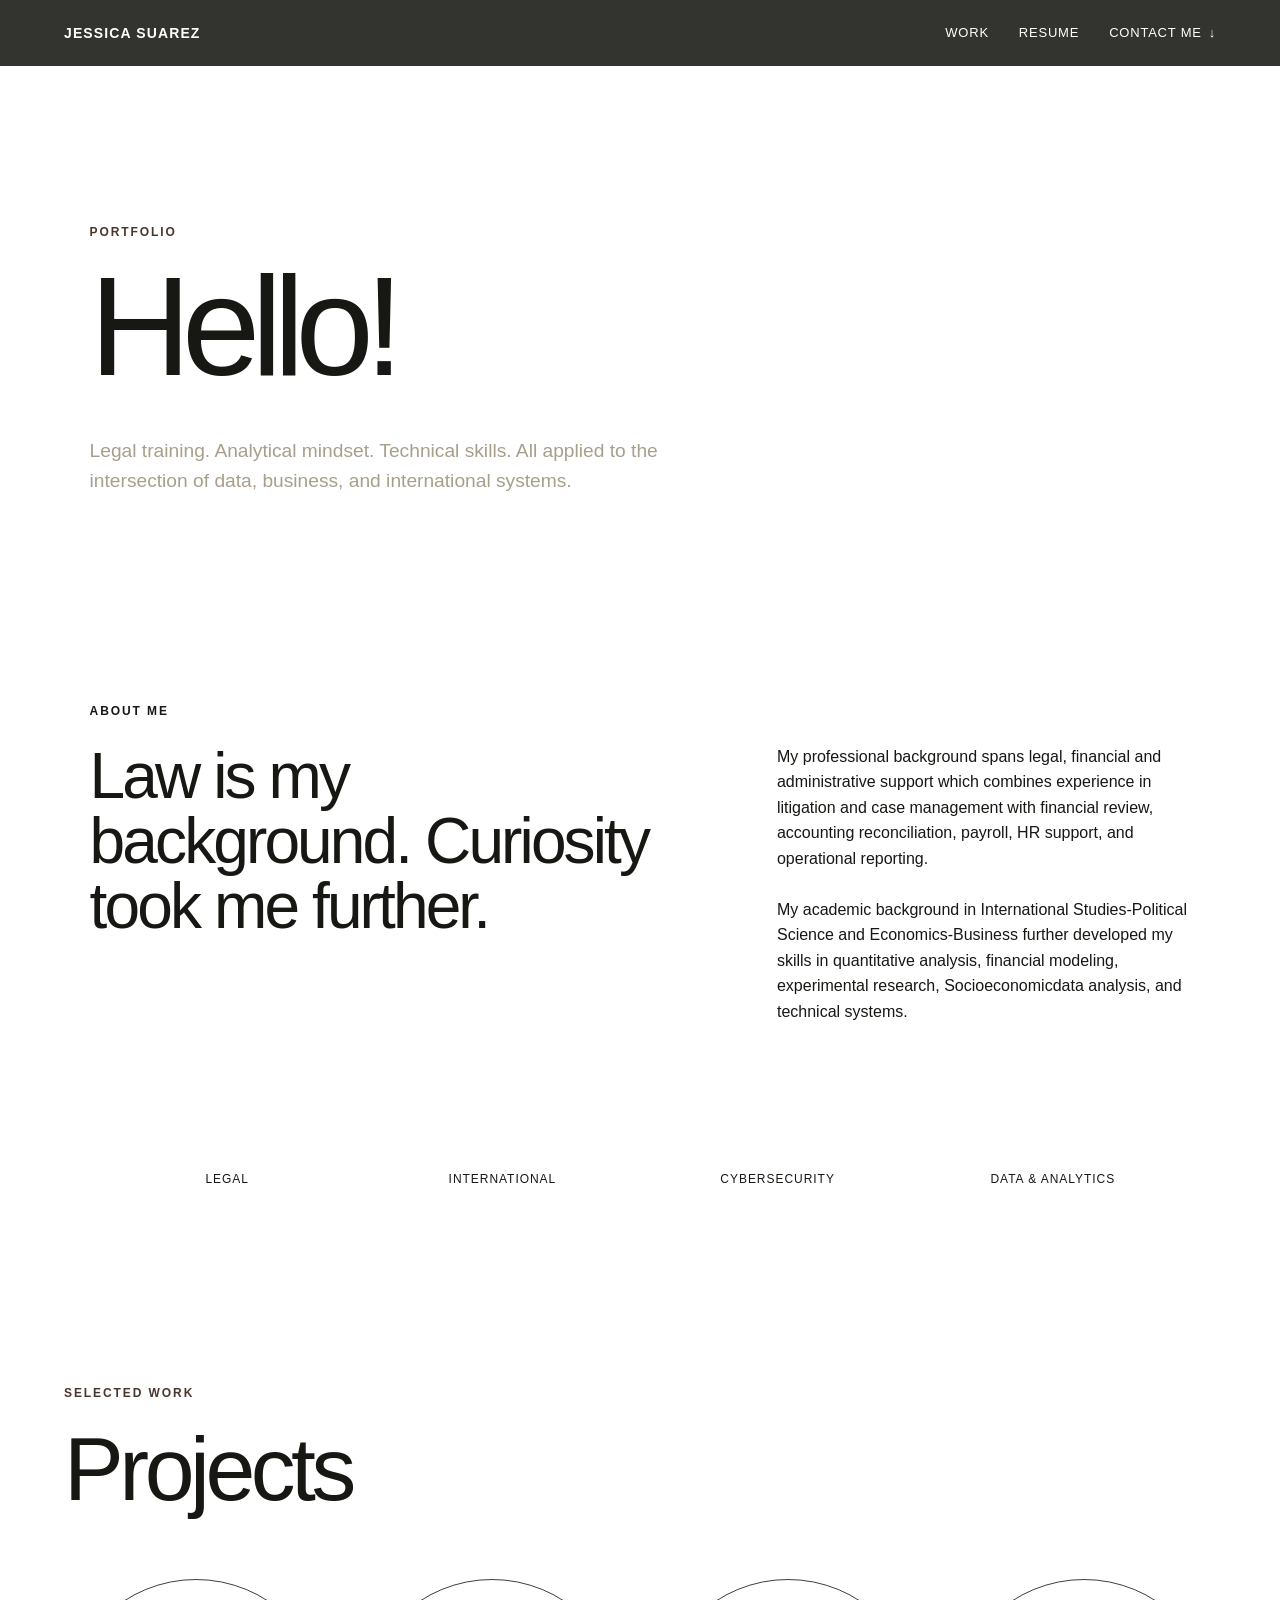
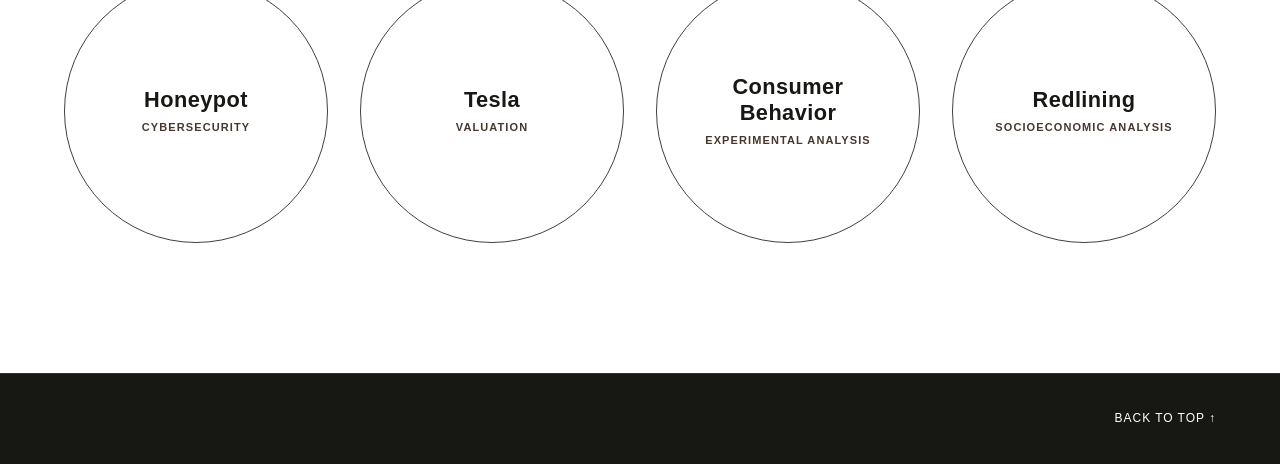
<file: index.html>
<!DOCTYPE html>
<html lang="en">

<head>
    <meta charset="UTF-8">

    <meta
        name="viewport"
        content="width=device-width, initial-scale=1.0"
    >

    <title>Jessica Suarez | Portfolio</title>

    <link rel="stylesheet" href="style.css">
</head>


<body>

    <!-- ========================================
         HEADER
    ========================================= -->

    <header class="site-header">

        <a href="#top" class="site-name">
            Jessica Suarez
        </a>


        <nav class="main-nav">

            <!-- Work -->
            <a href="#work">
                Work
            </a>


            <!-- Resume -->
            <a
                href="file/SuarezJ.pdf"
                target="_blank"
                rel="noopener">
                Resume
            </a>


            <!-- Contact dropdown -->
            <div class="contact-menu">

                <button
                    class="contact-button"
                    id="contact-button"
                    type="button"
                    aria-expanded="false">

                    <span>
                        Contact Me
                    </span>

                    <span class="contact-arrow">
                        ↓
                    </span>

                </button>


                <div
                    class="contact-dropdown"
                    id="contact-dropdown">

                    <a
                        href="https://www.github.com/suarezj1/Website"
                        target="_blank"
                        rel="noopener noreferrer">
                        GitHub ↗
                    </a>

                    <a
                        href="https://www.linkedin.com/in/connectwjessicas/"
                        target="_blank"
                        rel="noopener noreferrer">
                        LinkedIn ↗
                    </a>

                </div>

            </div>

        </nav>

    </header>



    <main id="top">


        <!-- ========================================
             HERO
        ========================================= -->

        <section class="home-hero">

            <p class="hero-eyebrow">
                Portfolio
            </p>


            <h1>
                Hello!
            </h1>


            <p class="hero-intro">
                Legal training. Analytical mindset. Technical skills.
                All applied to the intersection of data, business,
                and international systems.
            </p>

        </section>



        <!-- ========================================
             ABOUT ME
        ========================================= -->

        <section
            class="home-about"
            id="about">


            <p class="section-label">
                About Me
            </p>


            <div class="about-layout">


                <!-- Large statement -->
                <div class="about-heading">

                    <h2>
                        Law is my background.
                        Curiosity took me further.
                    </h2>

                </div>


                <!-- About copy -->
                <div class="about-copy">

                    <p>
                        My professional background spans legal, financial and administrative support
                        which combines experience in litigation and case management with financial review,
                        accounting reconciliation, payroll, HR support, and operational reporting.
                    </p>


                    <p>
                        My academic background in International Studies-Political Science and Economics-Business
                        further developed my skills in quantitative analysis, financial modeling, experimental 
                        research, Socioeconomicdata analysis, and technical systems.
                    </p>

                </div>

            </div>



            <!-- Areas -->
            <div class="about-fields">

                <span>
                    Legal
                </span>

                <span>
                    International
                </span>

                <span>
                    Cybersecurity
                </span>

                <span>
                    Data & Analytics
                </span>

            </div>

        </section>



        <!-- ========================================
             SELECTED WORK
        ========================================= -->

        <section
            class="selected-work"
            id="work">


            <div class="work-heading">

                <p class="section-label">
                    Selected Work
                </p>


                <h2>
                    Projects
                </h2>

            </div>



            <!-- All four stay in ONE ROW on desktop -->

            <div class="work-grid">


                <!-- HONEYPOT -->
                <a
                    href="projects/honeypot.html"
                    class="work-item">

                    <div class="work-circle">

                        <span class="circle-title">
                            Honeypot
                        </span>

                        <span class="circle-subtitle">
                            Cybersecurity
                        </span>

                    </div>

                </a>


                <!-- TESLA -->
                <a
                    href="projects/Tesla.html"
                    class="work-item">

                    <div class="work-circle">

                        <span class="circle-title">
                            Tesla
                        </span>

                        <span class="circle-subtitle">
                            Valuation
                        </span>

                    </div>

                </a>


                <!-- CONSUMER BEHAVIOR -->
                <a
                    href="projects/consumer-behavior.html"
                    class="work-item">

                    <div class="work-circle">

                        <span class="circle-title">
                            Consumer Behavior
                        </span>

                        <span class="circle-subtitle">
                            Experimental Analysis
                        </span>

                    </div>

                </a>


                <!-- REDLINING -->
                <a
                    href="projects/redlining.html"
                    class="work-item">

                    <div class="work-circle">

                        <span class="circle-title">
                            Redlining
                        </span>

                        <span class="circle-subtitle">
                            Socioeconomic Analysis
                        </span>

                    </div>

                </a>

            </div>

        </section>

    </main>



    <!-- ========================================
         FOOTER
    ========================================= -->

    <footer class="home-footer">

        <a href="#top">
            Back to top ↑
        </a>

    </footer>



    <script src="script.js"></script>

</body>

</html>
</file>
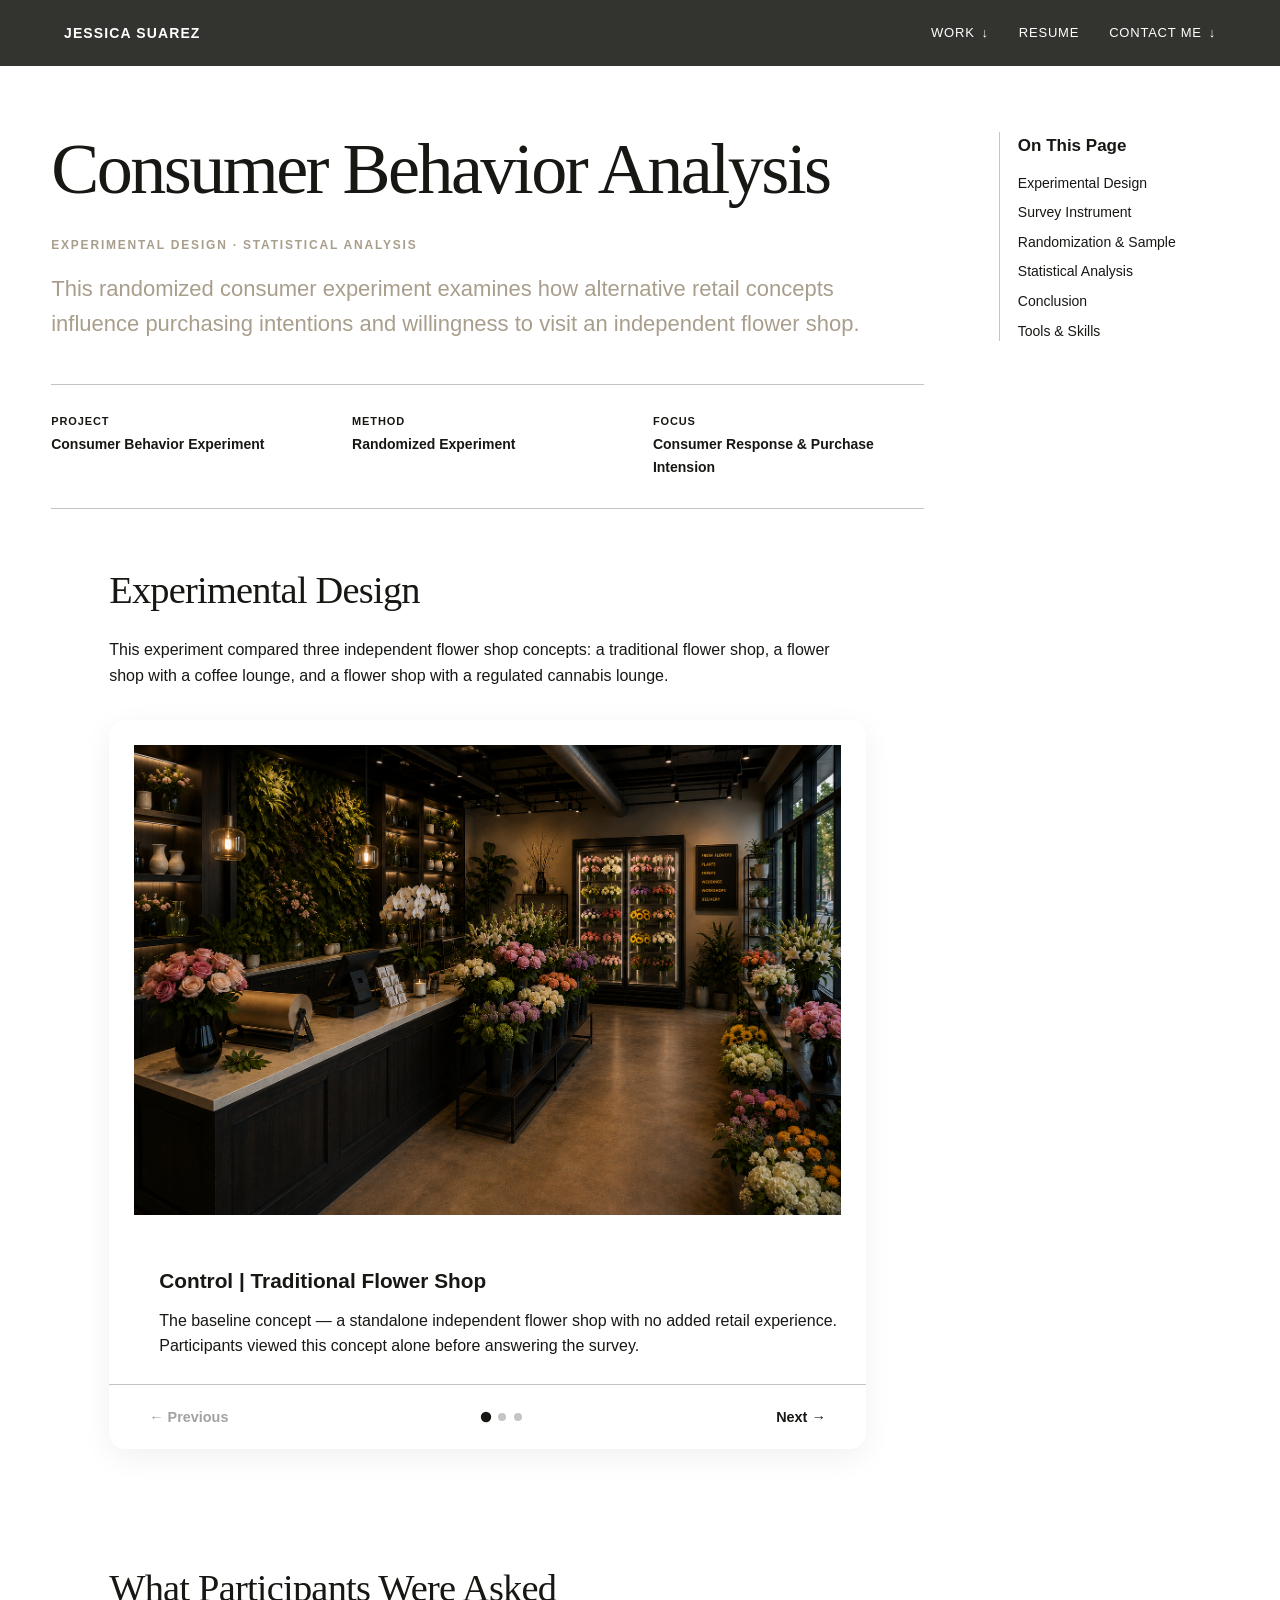
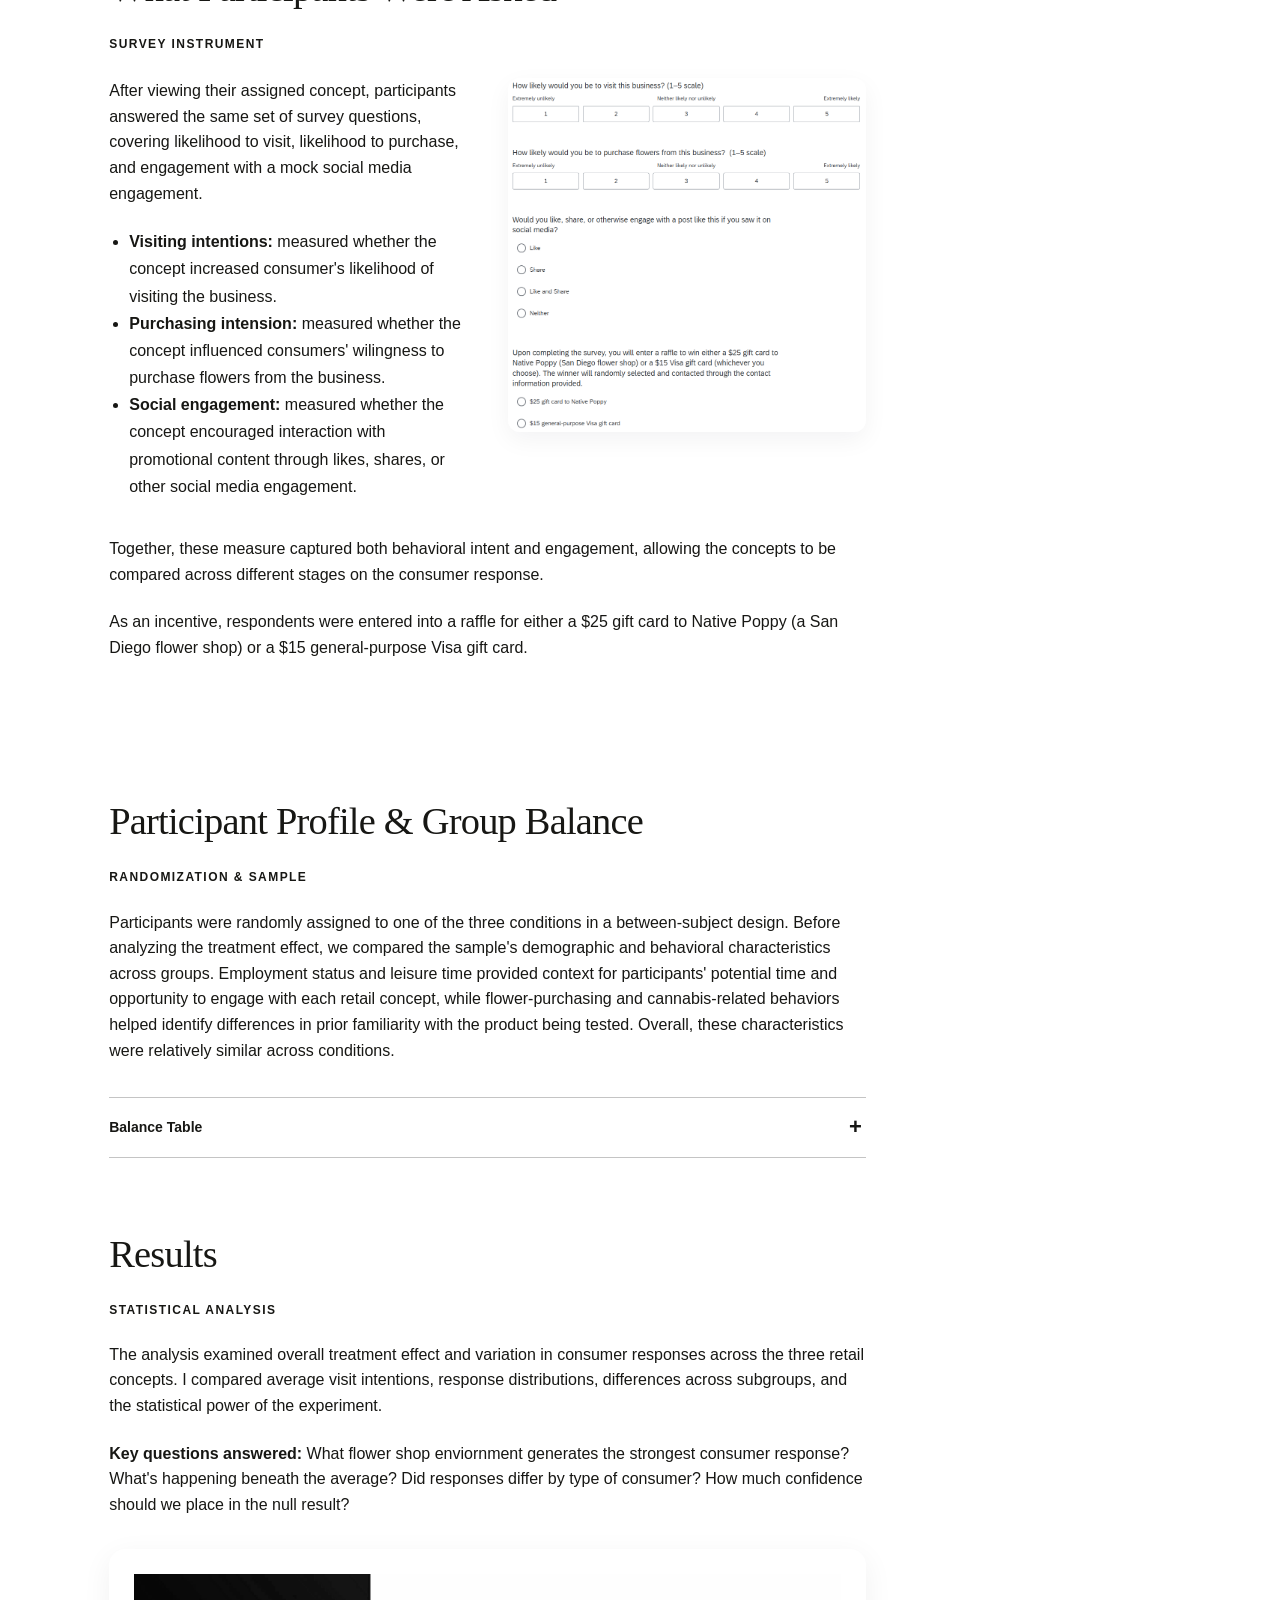
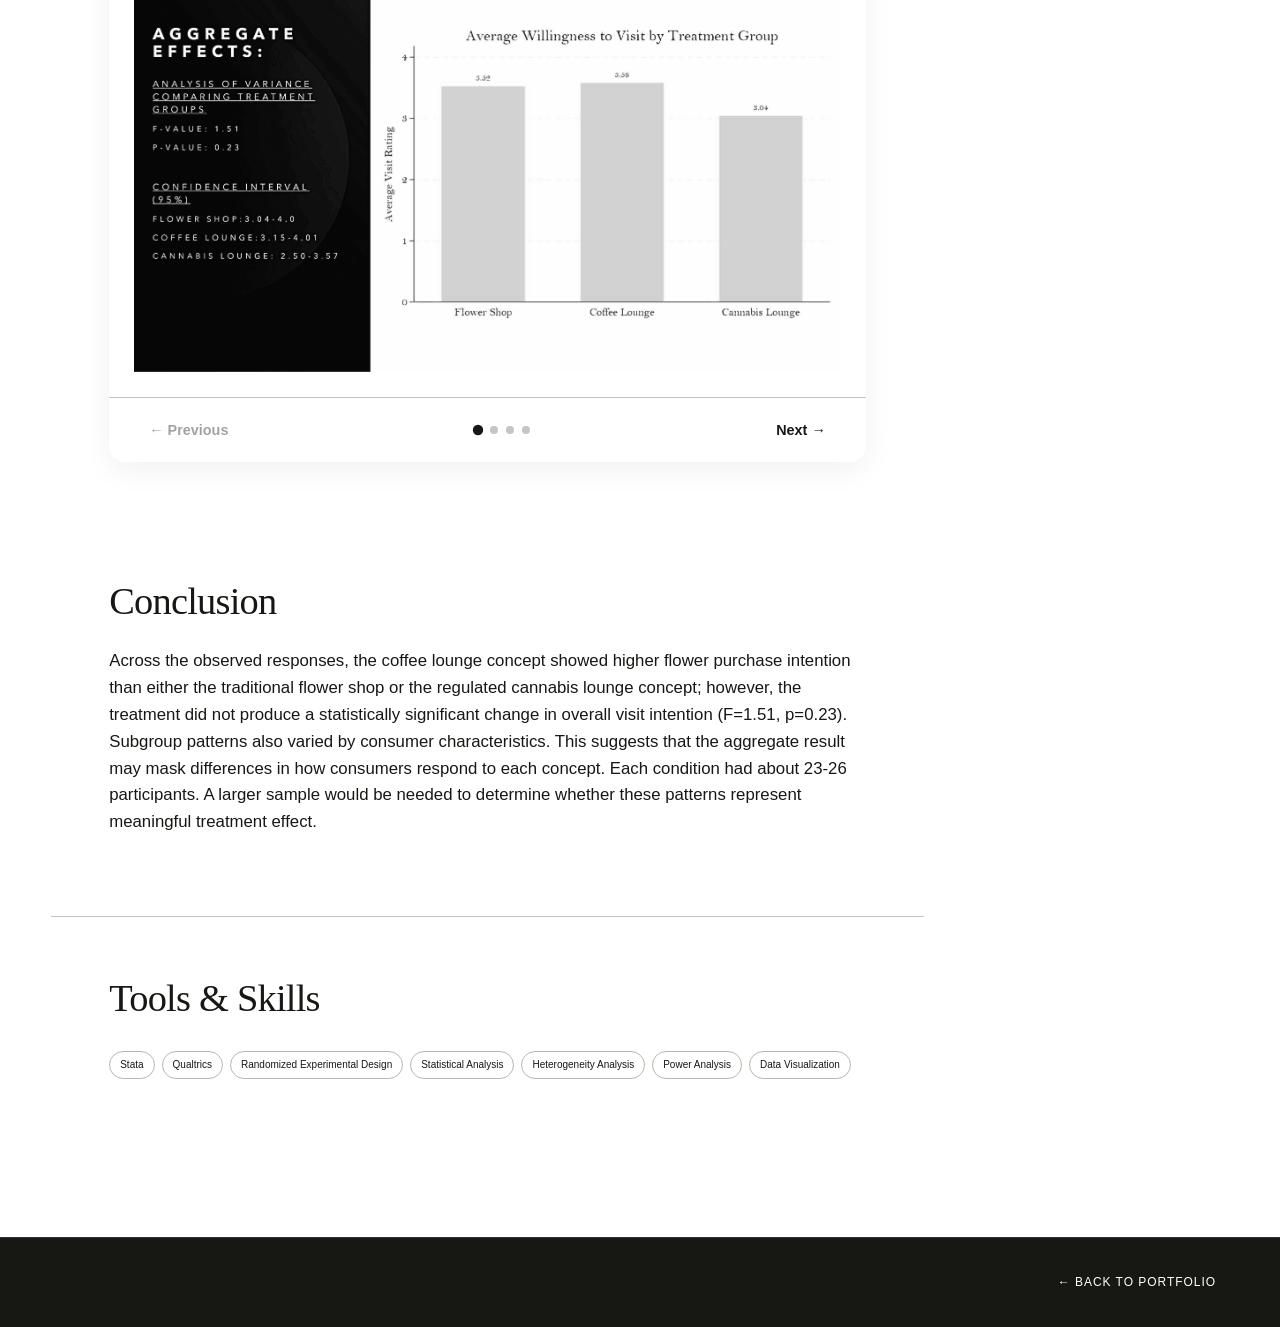
<file: projects/consumer-behavior.html>
<!DOCTYPE html>
<html lang="en">

<head>
    <meta charset="UTF-8">
    <meta
        name="viewport"
        content="width=device-width, initial-scale=1.0">

    <title>Consumer Behavior Analysis</title>

    <link rel="stylesheet" href="project-style.css">
</head>

<body>

    <!-- ========================================
         HEADER
    ========================================= -->

    <header class="site-header">

        <a href="../index.html" class="site-name">
            Jessica Suarez
        </a>


        <nav class="main-nav">

            <!-- Work dropdown-->

            <div class="work-menu">

                <button
                    class="work-button"
                    id="work-button"
                    type="button"
                    aria-expanded="false">

                    <span>WORK</span>

                    <span class="work-arrow">
                        ↓
                    </span>

                </button>

                <div
                    class="work-dropdown"
                    id="work-dropdown">

                    <a href="honeypot.html">
                        HONEYPOT 
                    </a>

                    <a href="Tesla.html">
                        TESLA
                    </a>

                    <a href="redlining.html">
                        REDLINING
                    </a>
                </div>

            </div>

            <!-- Resume -->
            <a href="../file/SuarezJ.pdf"
                target="_blank"
                rel="noopener">
                Resume
            </a>


            <!-- Contact dropdown -->
            <div class="contact-menu">

                <button
                    class="contact-button"
                    id="contact-button"
                    type="button"
                    aria-expanded="false">

                    <span>
                        Contact Me
                    </span>

                    <span class="contact-arrow">
                        ↓
                    </span>

                </button>


                <div
                    class="contact-dropdown"
                    id="contact-dropdown">

                    <a
                        href="https://www.github.com/suarezj1/website"
                        target="_blank"
                        rel="noopener noreferrer">
                        GitHub ↗
                    </a>

                    <a
                        href="https://www.linkedin.com/in/connectwjessicas/"
                        target="_blank"
                        rel="noopener noreferrer">
                        LinkedIn ↗
                    </a>

                </div>

            </div>

        </nav>

    </header>

    <!-- =========================
         PROJECT PAGE
    ========================== -->

    <main id="top" class="project-page">

        <div class="project-layout">

            <!-- MAIN CONTENT -->

            <div class="project-content">


                <!-- HERO -->

                <section class="project-hero">

                    <h1>Consumer Behavior Analysis</h1>

                    <p class="project-category">
                        EXPERIMENTAL DESIGN · STATISTICAL ANALYSIS
                    </p>

                        <p class="project-intro">
                        This randomized consumer experiment examines how alternative
                        retail concepts influence purchasing intentions and willingness
                        to visit an independent flower shop.</p>

                    <div class="project-meta">

                        <div>
                            <span class="meta-label">Project</span>
                            <span class="meta-value">Consumer Behavior Experiment</span>
                        </div>

                        <div>
                            <span class="meta-label">Method</span>
                            <span class="meta-value">Randomized Experiment</span>
                        </div>

                        <div>
                            <span class="meta-label">Focus</span>
                            <span class="meta-value">Consumer Response & Purchase Intension</span>
                        </div>

                    </div>

                </section> <!-- closes project-hero -->


                <!-- =========================
                 EXPERIMENTAL DESIGN
                ========================== -->
                <section class="project-section" id="experiment">

                    <h2>Experimental Design</h2>

                        <p class="walkthrough-intro">This experiment compared three independent
                        flower shop concepts: a traditional flower shop, a flower shop with a
                        coffee lounge, and a flower shop with a regulated cannabis lounge.</p>

                        <!-- your three walkthrough slides go here -->

                
                    <div class="walkthrough-slider" id="walkthrough-slider">

                        <div class="slide-track">

                            <div class="w-slide active" data-slide="0">
                                <div class="w-slide-image">
                                    <img src="images/behavior/concept-control.png" alt="Traditional flower shop interior">
                                </div>
                                <div class="w-slide-caption">
                                    <h3>Control | Traditional Flower Shop</h3>
                                    <p>The baseline concept — a standalone independent flower shop with no
                                        added retail experience. Participants viewed this concept alone before
                                        answering the survey.</p>
                                </div>
                            </div>

                            <div class="w-slide" data-slide="1">
                                <div class="w-slide-image">
                                    <img src="images/behavior/concept-coffee.png" alt="Flower shop with rooftop coffee lounge">
                                </div>
                                <div class="w-slide-caption">
                                    <h3>Treatment 1 | Flower Shop + Rooftop Coffee Lounge</h3>
                                    <p>The same flower shop paired with a rooftop coffee lounge,
                                        testing whether a complementary, low-friction cross-sell increases
                                        purchase intent and visit likelihood.</p>
                                </div>
                            </div>

                            <div class="w-slide" data-slide="2">
                                <div class="w-slide-image">
                                    <img src="images/behavior/concept-cannabis.png" alt="Flower shop with regulated cannabis lounge">
                                </div>
                                <div class="w-slide-caption">
                                    <h3>Treatment 2 | Flower Shop + Regulated Cannabis Lounge</h3>
                                    <p>The flower shop paired with a regulated rooftop cannabis lounge,
                                        testing a higher-friction cross-sell concept against the control and
                                        the coffee lounge treatment.</p>
                                </div>
                            </div>

                        </div>

                        <div class="w-controls">
                            <button type="button" class="w-btn w-prev">&larr; Previous</button>
                            <div class="w-dots" id="w-dots">
                                <span class="w-dot active" data-dot="0"></span>
                                <span class="w-dot" data-dot="1"></span>
                                <span class="w-dot" data-dot="2"></span>
                            </div>
                            <button type="button" class="w-btn w-next">Next &rarr;</button>
                        </div>

                    </div>                

                </section>

                <!-- =========================
                    SURVEY INSTRUMENTS
                ========================== -->

                <section class="project-section" id="survey">

                    <h2>What Participants Were Asked</h2>
                        <p class="walkthrough-eyebrow">SURVEY INSTRUMENT</p>

                            <div class="survey-layout">
                                <!--- Top Left Cell-->
                                    <div class="survey-text">
                                        <p>After viewing their assigned concept, participants answered the same set of
                                            survey questions, covering likelihood to visit, likelihood to purchase,
                                            and engagement with a mock social media engagement.</p>
                                        
                                            <ul class="survey-list">
                                                <li><strong>Visiting intentions:</strong> measured whether the concept increased 
                                                    consumer's likelihood of visiting the business.</li>
                                                <li><strong>Purchasing intension:</strong> measured whether the concept influenced
                                                    consumers' wilingness to purchase flowers from the business.</li>
                                                <li><strong>Social engagement:</strong> measured whether the concept encouraged
                                                    interaction with promotional content through likes, shares, or other social 
                                                media engagement.</li>
                                            </ul>
                                    </div>
                                <!---Top Right Cell-->
                                    <div class="survey-image">
                                        <img src="images/behavior/survey-preview.png" alt="Screenshot of the Qualtrics survey questions">
                                    </div>

                                <!---Bottom full Width Cell-->
                                    <div class="survey-bottom-text">
                                        <p>Together, these measure captured both behavioral intent and engagement, allowing 
                                            the concepts to be compared across different stages on the consumer response.</p>
                                        <p>As an incentive, respondents were entered into a raffle for either a $25 gift
                                            card to Native Poppy (a San Diego flower shop) or a $15 general-purpose Visa
                                            gift card.</p>
                                    </div>
                            </div>

                </section> 


                
                <!-- =========================
                RANDOMIZATION & SAMPLES
                ========================== -->

                <section class="project-section" id="randomization">

                    <h2>Participant Profile &amp; Group Balance</h2>
                    <p class="walkthrough-eyebrow">RANDOMIZATION &amp; SAMPLE</p>

                    <p>Participants were randomly assigned to one of the three conditions in a 
                        between-subject design. Before analyzing the treatment effect, we compared
                        the sample's demographic and behavioral characteristics across groups. 
                        Employment status and leisure time provided context for participants'
                        potential time and opportunity to engage with each retail concept,
                        while flower-purchasing and cannabis-related behaviors helped identify
                        differences in prior familiarity with the product being tested. 
                        Overall, these characteristics were relatively similar across conditions.
                    </p>

                    <details class="scenario-dropdown">

                        <summary>Balance Table</summary>

                            <div class="scenario-chart">

                            <div class="scenario-chart-row balance-row scenario-chart-header">

                                    <span>Characteristic</span>
                                    <span>Flower Shop</span>
                                    <span>Coffee Lounge</span>
                                    <span>Cannabis Lounge</span>

                            </div>

                            <div class="scenario-chart-row balance-row">
                                <span class="scenario-label">N</span>
                                <span>23</span><span>26</span><span>26</span>
                            </div>

                            <div class="scenario-chart-row balance-row">   
                                <span class="scenario-label">21 or Older (%)</span>
                                <span>73.9</span><span>53.9</span><span>73.1</span>
                            </div>

                            <div class="scenario-chart-row balance-row">  
                                <span class="scenario-label">Female (%)</span>
                                <span>39.1</span><span>50.0</span><span>30.8</span>
                            </div>

                            <div class="scenario-chart-row balance-row">
                                <span class="scenario-label">Full-Time (%)</span>
                                <span>26.1</span><span>19.2</span><span>23.1</span>
                            </div>
                            
                            <div class="scenario-chart-row balance-row">
                                <span class="scenario-label">Part-Time (%)</span>
                                <span>34.8</span><span>50.0</span><span>46.2</span>
                            </div>

                            <div class="scenario-chart-row balance-row">  
                                <span class="scenario-label">Unemployed (%)</span>
                                <span>26.1</span><span>30.8</span><span>19.2</span>
                            </div>
                            
                            <div class="scenario-chart-row balance-row">
                                <span class="scenario-label">Leisure Time (1&ndash;5)</span>
                                <span>3.13</span><span>3.54</span><span>3.23</span>
                            </div>

                            <div class="scenario-chart-row balance-row">
                                <span class="scenario-label">Flower Purchase Frequency (1&ndash;5)</span>
                                <span>3.87</span><span>3.80</span><span>3.50</span>
                            </div>

                            <div class="scenario-chart-row balance-row"> 
                                <span class="scenario-label">Cannabis Visit Frequency (1&ndash;6)</span>
                                <span>4.86</span><span>4.73</span><span>4.38</span>
                            </div>

                            <div class="scenario-chart-row balance-row"> 
                                <span class="scenario-label">Cannabis Comfort (1&ndash;5)</span>
                                <span>2.87</span><span>2.85</span><span>3.15</span>
                            </div>    

                        </div>
                                <p class="scenario-chart-note">
                                    Demographic and behavioral characteristics were broadly similar
                                    across the three groups. This supports the assumption that randomization produced
                                    comparable samples.
                                </p>                  
                                
                    </details>

                </section>  

                <!-- =========================
                 SURVEY RESULTS
                ========================== -->
                <section class="project-section experiment-walkthrough no-top-border" id="results">

                    <h2>Results</h2>
                    <p class="walkthrough-eyebrow">STATISTICAL ANALYSIS</p>

                        <p class="walkthrough-intro">The analysis examined overall treatment
                            effect and variation in consumer responses across the three retail
                            concepts. I compared average visit intentions, response distributions,
                            differences across subgroups, and the statistical power of the experiment.
                        </p>
                        <p><strong>Key questions answered:</strong> What flower shop enviornment generates the
                            strongest consumer response? What's happening beneath the average? Did responses differ 
                            by type of consumer? How much confidence should we place in the null result?</p>

                                 <!-- slides about results here -->
                
                            <div class="walkthrough-slider" id="results-slider">

                                <div class="slide-track">

                                 <!-- Slide 1: Aggregate Results -->
                                    <div class="w-slide active" data-slide="0">

                                        <div class="w-slide-image">
                                            <img src="images/behavior/2agg.png" 
                                            class="results-monochrome"
                                            alt="Average visit intention across the three retail concepts">
                                        </div>

                                    </div>

                                 <!-- Slide 2: Distribution -->
                                    <div class="w-slide" data-slide="1">

                                        <div class="w-slide-image">
                                            <img src="images/behavior/2chart-distribution.jpg" 
                                            class="results-monochrome"
                                            alt="Distribution of visit intention across experimental conditions">
                                        </div>

                                    </div>


                                 <!-- Slide 3: Heterogeneity -->
                                    <div class="w-slide" data-slide="2">

                                        <div class="w-slide-image">
                                            <img src="images/behavior/chart-heterogeneity.jpg" 
                                            class="results-monochrome"
                                            alt="Treatment effects across consumer subgroups">
                                        </div>

                                        <div class="w-slide-caption">
                                            <h3>Heterogeneity Analysis</h3>
                                            <p>Responses varied across gender, cannabis comfort, income, and flower-purchasing frequency.</p>
                                        </div>

                                    </div>


                                 <!-- Slide 4: Power -->
                                    <div class="w-slide" data-slide="3">

                                        <div class="w-slide-image">
                                        <img src="images/behavior/chart-power.png" alt="Minimum detectable effect curves">
                                        </div>

                                        <div class="w-slide-caption">
                                            <h3>Power Analysis</h3>
                                            <p>With 23–26 participants per group, the experiment had limited power to detect smaller treatment effects.</p>
                                        </div>

                                    </div>

                                </div>


                                    <div class="w-controls">

                                        <button type="button" class="w-btn w-prev">
                                            &larr; Previous
                                        </button>

                                            <div class="w-dots">
                                                <span class="w-dot active" data-dot="0"></span>
                                                <span class="w-dot" data-dot="1"></span>
                                                <span class="w-dot" data-dot="2"></span>
                                                <span class="w-dot" data-dot="3"></span>
                                            </div>

                                        <button type="button" class="w-btn w-next">
                                            Next &rarr;
                                        </button>

                                    </div>

                            </div>            

                </section>

                <!-- =========================
                KEY TAKEAWAY
                ========================== -->
                <section class="project-section key-takeaway" id="takeaway">

                    <h2>Conclusion</h2>
                    
                    <p>Across the observed responses, the coffee lounge concept showed higher flower purchase
                        intention than either the traditional flower shop or the regulated cannabis lounge
                        concept; however, the treatment did not produce a statistically significant change 
                        in overall visit intention (F=1.51, p=0.23). Subgroup patterns also varied by consumer 
                        characteristics. This suggests that the aggregate result may mask differences in 
                        how consumers respond to each concept. Each condition had about 23-26 participants.
                        A larger sample would be needed to determine whether these patterns represent 
                        meaningful treatment effect.
                    </p>

                </section>

            <!-- =========================
            TOOLS & SKILLS
            ========================== -->

            <section class="project-section" id="skills">

                <h2>Tools &amp; Skills</h2>

                    <div class="skills">

                    <span>Stata</span>
                    <span>Qualtrics</span>
                    <span>Randomized Experimental Design</span>
                    <span>Statistical Analysis</span>
                    <span>Heterogeneity Analysis</span>
                    <span>Power Analysis</span>
                    <span>Data Visualization</span>
                </div>

            </section>
            
            </div> <!-- closes project-content -->

                <!-- =========================
                 RIGHT SIDEBAR
                ========================== -->

                <aside class="page-index">

                    <p>On This Page</p>

                    <div class="page-index-links">

                        <a href="#experiment">Experimental Design</a>

                        <a href="#survey">Survey Instrument</a>

                        <a href="#randomization">Randomization &amp; Sample</a>

                        <a href="#results">Statistical Analysis</a>

                        <a href="#takeaway">Conclusion</a>

                        <a href="#skills">Tools &amp; Skills</a>

                    </div>

                </aside>

            </div> <!-- closes project-layout -->

   </main>

    <!-- ========================================
         FOOTER
    ========================================= -->

    <footer class="home-footer">

        <a href="../index.html">
            ← Back to Portfolio 
        </a>

    </footer>

    <script src="project-script.js"></script>

</body>

</html>
</file>
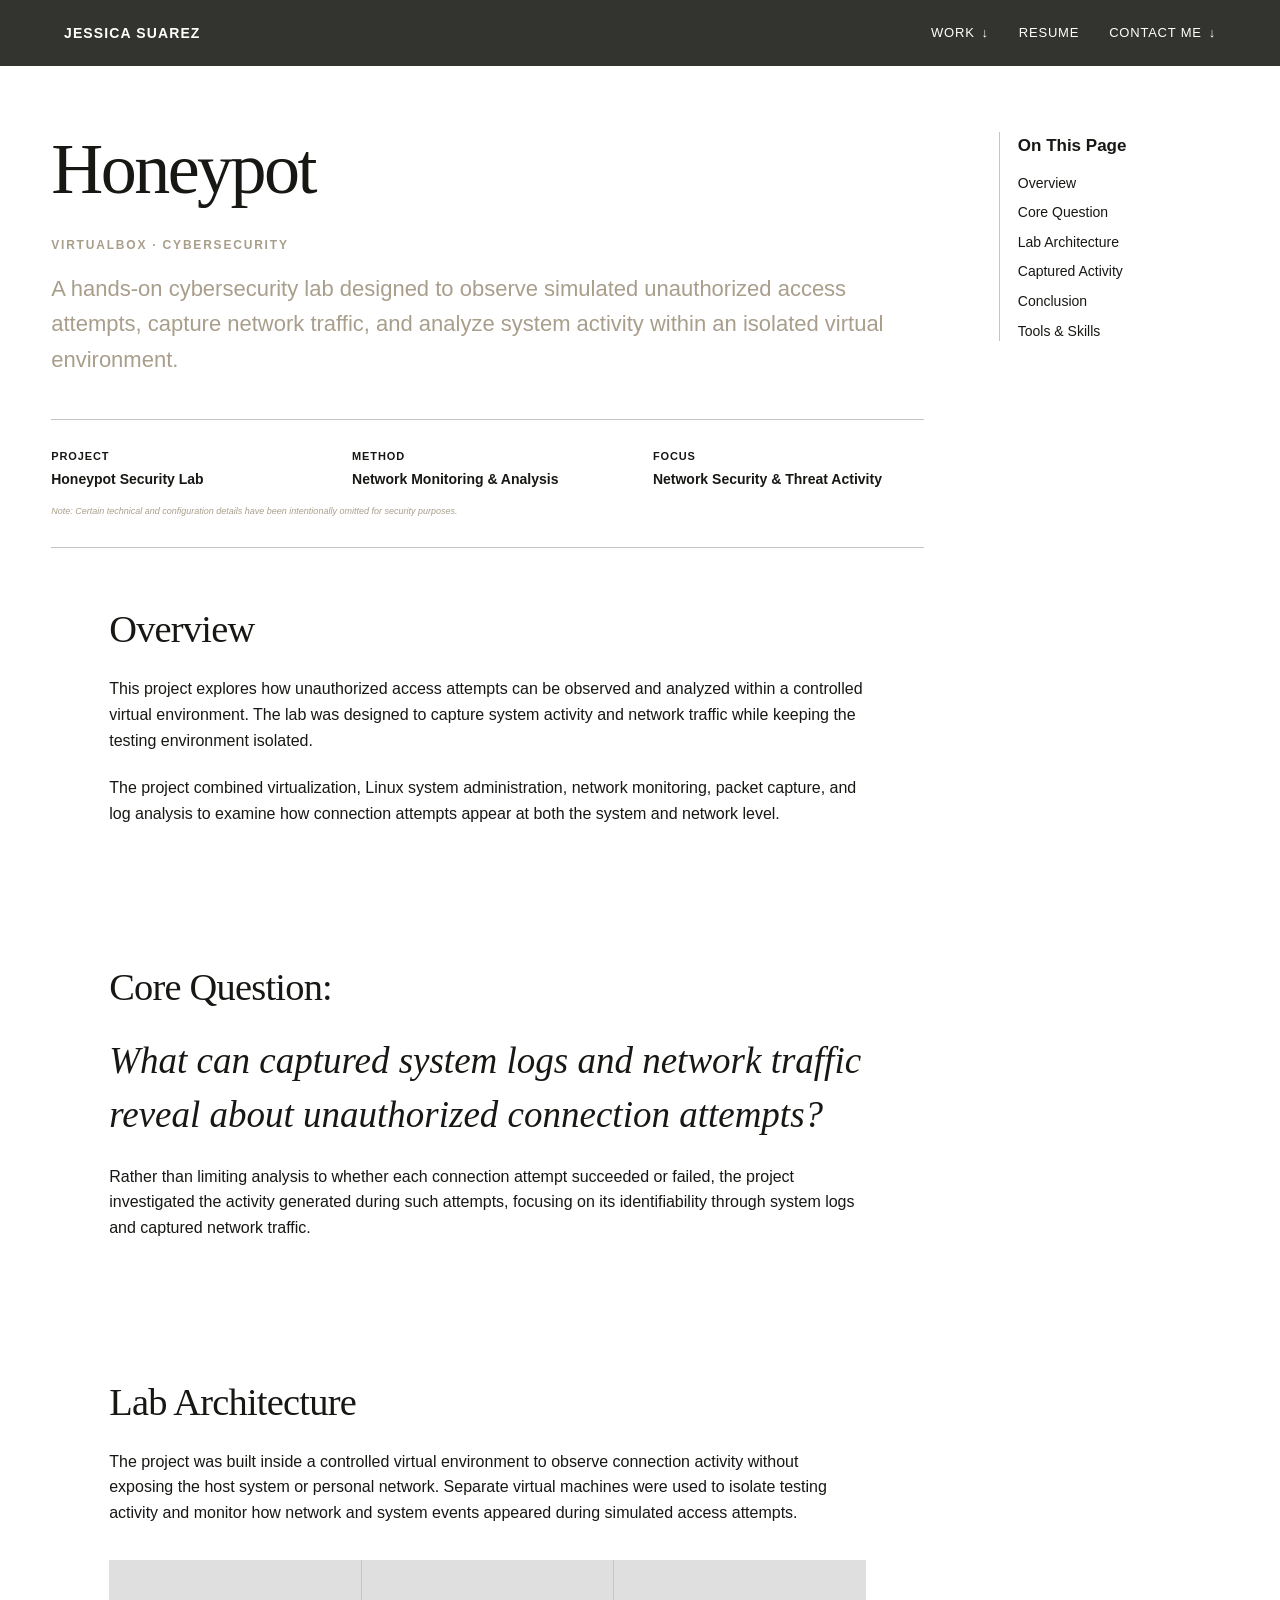
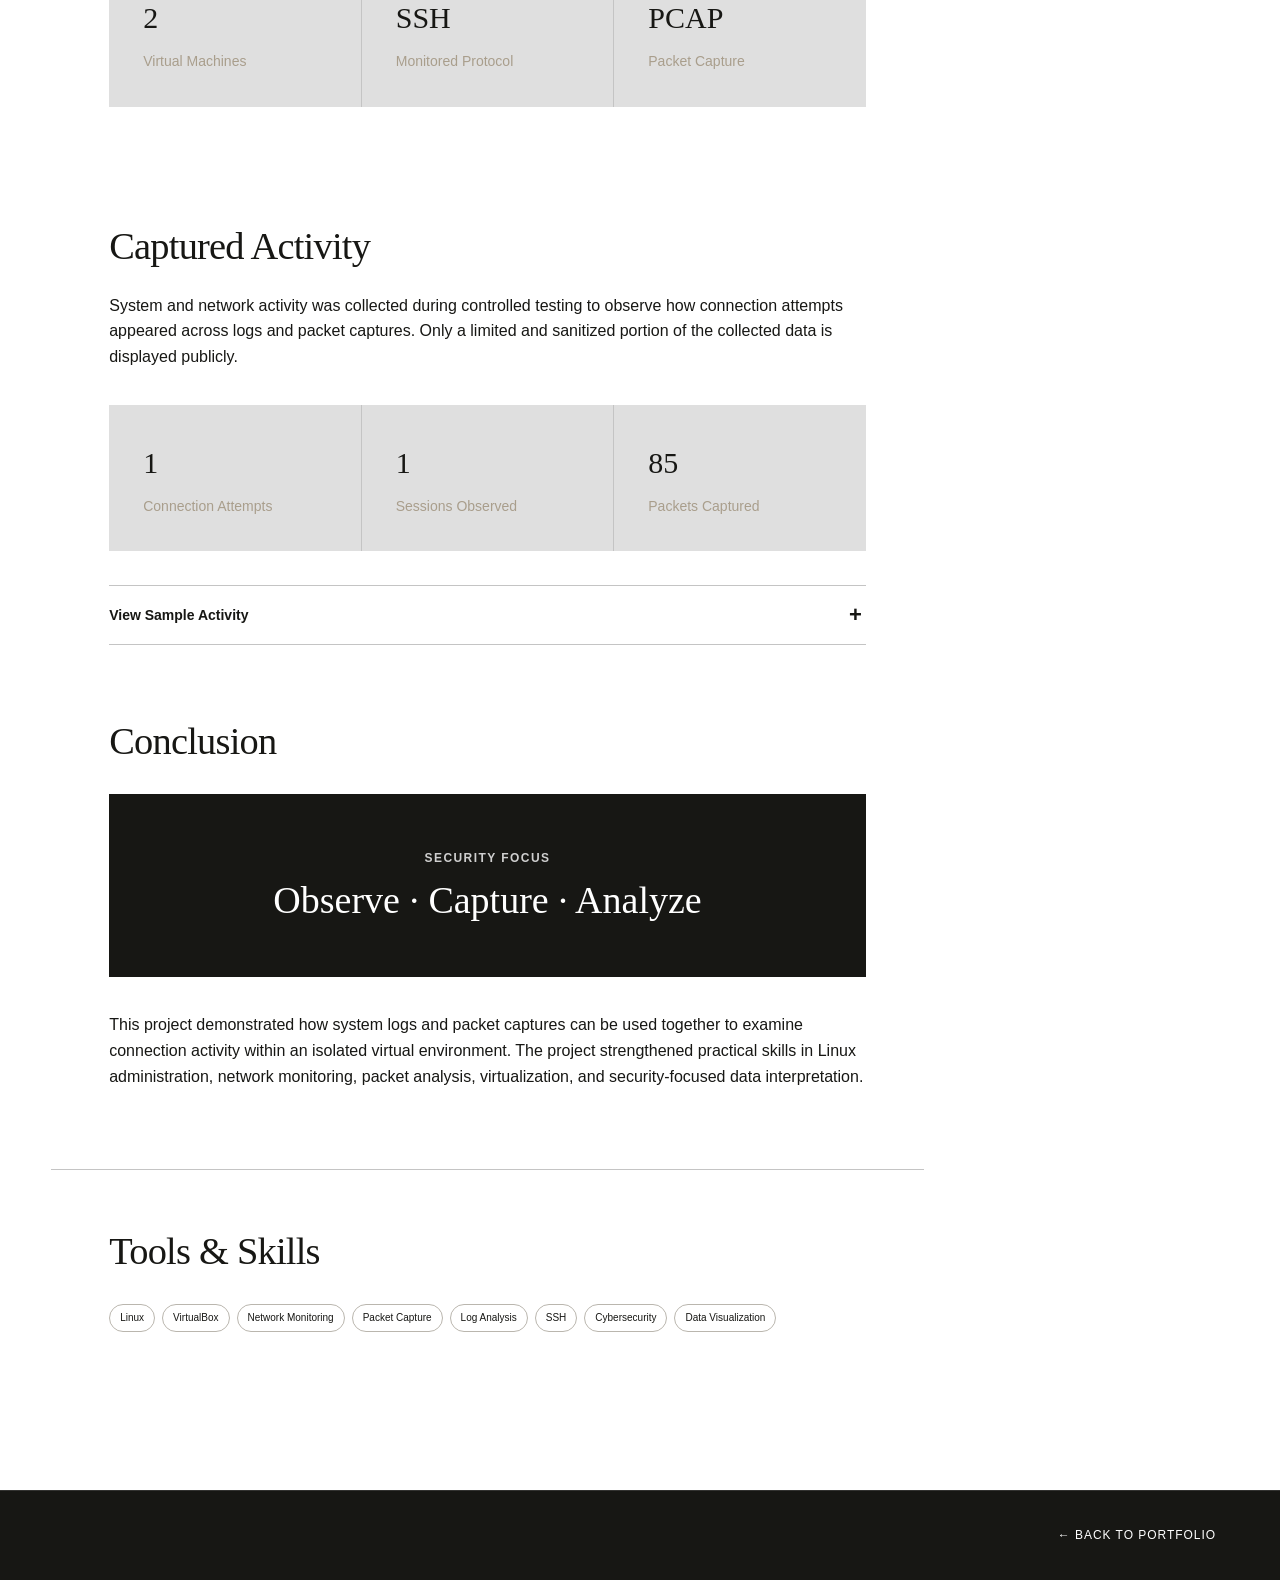
<file: projects/honeypot.html>
<!DOCTYPE html>
<html lang="en">

<head>
    <meta charset="UTF-8">

    <meta
        name="viewport"
        content="width=device-width, initial-scale=1.0"
    >

    <title>Honeypot</title>

    <link rel="stylesheet" href="project-style.css">
</head>


<body>


    <!-- ========================================
         HEADER
    ========================================= -->

    <header class="site-header">

        <a href="../index.html" class="site-name">
            Jessica Suarez
        </a>


        <nav class="main-nav">

            <!-- Work dropdown-->

            <div class="work-menu">

                <button
                    class="work-button"
                    id="work-button"
                    type="button"
                    aria-expanded="false">

                    <span>WORK</span>

                    <span class="work-arrow">
                        ↓
                    </span>

                </button>

                <div
                    class="work-dropdown"
                    id="work-dropdown">

                    <a href="Tesla.html">
                        TESLA 
                    </a>

                    <a href="consumer-behavior.html">
                        CONSUMER BEHAVIOR
                    </a>

                    <a href="redlining.html">
                        REDLINING
                    </a>
                </div>

            </div>

            <!-- Resume -->
            <a href="../file/SuarezJ.pdf"
                target="_blank"
                rel="noopener">
                Resume
            </a>


            <!-- Contact dropdown -->
            <div class="contact-menu">

                <button
                    class="contact-button"
                    id="contact-button"
                    type="button"
                    aria-expanded="false">

                    <span>
                        Contact Me
                    </span>

                    <span class="contact-arrow">
                        ↓
                    </span>

                </button>


                <div
                    class="contact-dropdown"
                    id="contact-dropdown">

                    <a
                        href="https://www.github.com/suarezj1/website"
                        target="_blank"
                        rel="noopener noreferrer">
                        GitHub ↗
                    </a>

                    <a
                        href="https://www.linkedin.com/in/connectwjessicas/"
                        target="_blank"
                        rel="noopener noreferrer">
                        LinkedIn ↗
                    </a>

                </div>

            </div>

        </nav>

    </header>

    <!-- =========================
         PROJECT PAGE
    ========================== -->

    <main id="top" class="project-page">

        <div class="project-layout">


            <!-- MAIN CONTENT -->

            <div class="project-content">


                <!-- HERO -->

                <section class="project-hero">

                    <h1>
                        Honeypot
                    </h1>

                    <p class="project-category">
                        VIRTUALBOX · CYBERSECURITY
                    </p>

                        <p class="project-intro">
                        A hands-on cybersecurity lab designed to observe simulated unauthorized access attempts,
                        capture network traffic, and analyze system activity within an isolated virtual environment.
                        </p>

                    <div class="project-meta">

                        <div>
                            <span class="meta-label">Project</span>
                            <span class="meta-value">Honeypot Security Lab</span>
                        </div>

                        <div>
                            <span class="meta-label">Method</span>
                            <span class="meta-value">Network Monitoring & Analysis</span>
                        </div>

                        <div>
                            <span class="meta-label">Focus</span>
                            <span class="meta-value">Network Security & Threat Activity</span>
                        </div>

                    </div>

                <p class="project-disclaimer">
                Note: Certain technical and configuration details have been intentionally omitted for security purposes.
                </p> 

                </section> <!-- closes project-hero -->

                <!-- =========================
                     OVERVIEW
                ========================== -->

                <section class="project-section" id="overview">

                    <h2>Overview</h2>

                    <p>
                    This project explores how unauthorized access attempts can be
                    observed and analyzed within a controlled virtual environment.
                    The lab was designed to capture system activity and network
                    traffic while keeping the testing environment isolated. 
                    </p>

                    <p>
                        The project combined virtualization, Linux system administration,
                        network monitoring, packet capture, and log analysis to examine
                        how connection attempts appear at both the system and network level.
                    </p>

                </section>


                <!-- =========================
                     QUESTION
                ========================== -->

                <section class="project-section" id="question">

                    <h2>Core Question:</h2>

                    <p class="large-question">
                        <i>What can captured system logs and network traffic reveal about unauthorized connection attempts?</i>
                    </p>

                    <p>
                        Rather than limiting analysis to whether each connection attempt succeeded or failed, 
                        the project investigated the activity generated during such attempts, focusing on its 
                        identifiability through system logs and captured network traffic.
                    </p>

                </section>


                <!-- =========================
                     LAB ARCHITECTURE
                ========================== -->

                <section class="project-section" id="approach">

                <h2>Lab Architecture</h2>

                <p>
                The project was built inside a controlled virtual environment to
                observe connection activity without exposing the host system or
                personal network. Separate virtual machines were used to isolate
                testing activity and monitor how network and system events appeared
                during simulated access attempts.
                </p>

                <div class="stat-grid">

                    <div class="stat">
                        <span class="stat-number">2</span>
                        <span class="stat-description">
                            Virtual Machines
                        </span>
                    </div>

                    <div class="stat">
                        <span class="stat-number">SSH</span>
                        <span class="stat-description">
                        Monitored Protocol
                        </span>
                    </div>

                    <div class="stat">
                        <span class="stat-number">PCAP</span>
                        <span class="stat-description">
                        Packet Capture
                        </span>
                    </div>

                </div>

                </section>


                <!-- =========================
                     CAPTURED ACTIVITY
                ========================== -->

                <section class="project-section" id="activity">

                    <h2>Captured Activity</h2>

                    <p>
                     System and network activity was collected during controlled testing
                     to observe how connection attempts appeared across logs and packet
                     captures. Only a limited and sanitized portion of the collected data
                     is displayed publicly.
                    </p>

                    <!-- Grid for observation -->
                        <div class="stat-grid">

                            <div class="stat">
                                <span class="stat-number" id="connection-count">1</span>
                                <span class="stat-description">
                                Connection Attempts
                                </span>
                            </div>

                            <div class="stat">
                                <span class="stat-number" id="session-count">1</span>
                                <span class="stat-description">
                                Sessions Observed
                                </span>
                            </div>

                            <div class="stat">
                                <span class="stat-number" id="packet-count">85</span>
                                <span class="stat-description">
                                    Packets Captured
                                </span>
                            </div>

                        </div>

                    <details class="code-dropdown">

                        <summary>View Sample Activity</summary>

                            <div class="activity-log" id="activity-log">

                                <div class="activity-log-header">
                                    <span>Time</span>
                                    <span>Event</span>
                                    <span>Status</span>
                                    <span>Location</span>
                                </div>

                        <div id="activity-log-entries">
                            <div class="activity-log-row">
                                <span>--:--:--</span>
                                <span>Waiting for activity...</span>
                                <span>—</span>
                                <span>—</span>
                            </div>
                        </div>

                    </details>

                </section>


               <!-- ========================    CONCLUSION     ========================== -->

                 <section class="project-section honeypot-conclusion" id="conclusion">

                    <h2>Conclusion</h2>

                    <div class="project-highlight honeypot-highlight">

                        <p class="highlight-label">
                            Security Focus
                        </p>

                        <p class="highlight-number">
                            Observe · Capture · Analyze
                        </p>

                    </div>

                    <p>
                        This project demonstrated how system logs and packet captures
                        can be used together to examine connection activity within an
                        isolated virtual environment. The project strengthened practical
                        skills in Linux administration, network monitoring, packet analysis,
                        virtualization, and security-focused data interpretation.
                    </p>

                </section>


                <!-- =========================
                     TOOLS & SKILLS
                ========================== -->

                <section class="project-section" id="skills">

                    <h2>Tools & Skills</h2>

                    <div class="skills">

                        <span>Linux</span>
                        <span>VirtualBox</span>
                        <span>Network Monitoring</span>
                        <span>Packet Capture</span>
                        <span>Log Analysis</span>
                        <span>SSH</span>
                        <span>Cybersecurity</span>
                        <span>Data Visualization</span>

                    </div>

                </section>

            </div>


            <!-- =========================
                 RIGHT SIDEBAR
            ========================== -->

            <aside class="page-index">

                <p>On This Page</p>

                <div class="page-index-links">

                    <a href="#overview">Overview</a>

                    <a href="#question">Core Question</a>

                    <a href="#approach">Lab Architecture</a>

                    <a href="#activity">Captured Activity</a>

                    <a href="#conclusion">Conclusion</a>

                    <a href="#skills">Tools & Skills</a>

                </div>

            </aside>

        </div>

    </main>

    <!-- ========================================
         FOOTER
    ========================================= -->

    <footer class="home-footer">

        <a href="../index.html">
            ← Back to Portfolio 
        </a>

    </footer>

    <script src="project-script.js"></script>

</body>

</html>
</file>
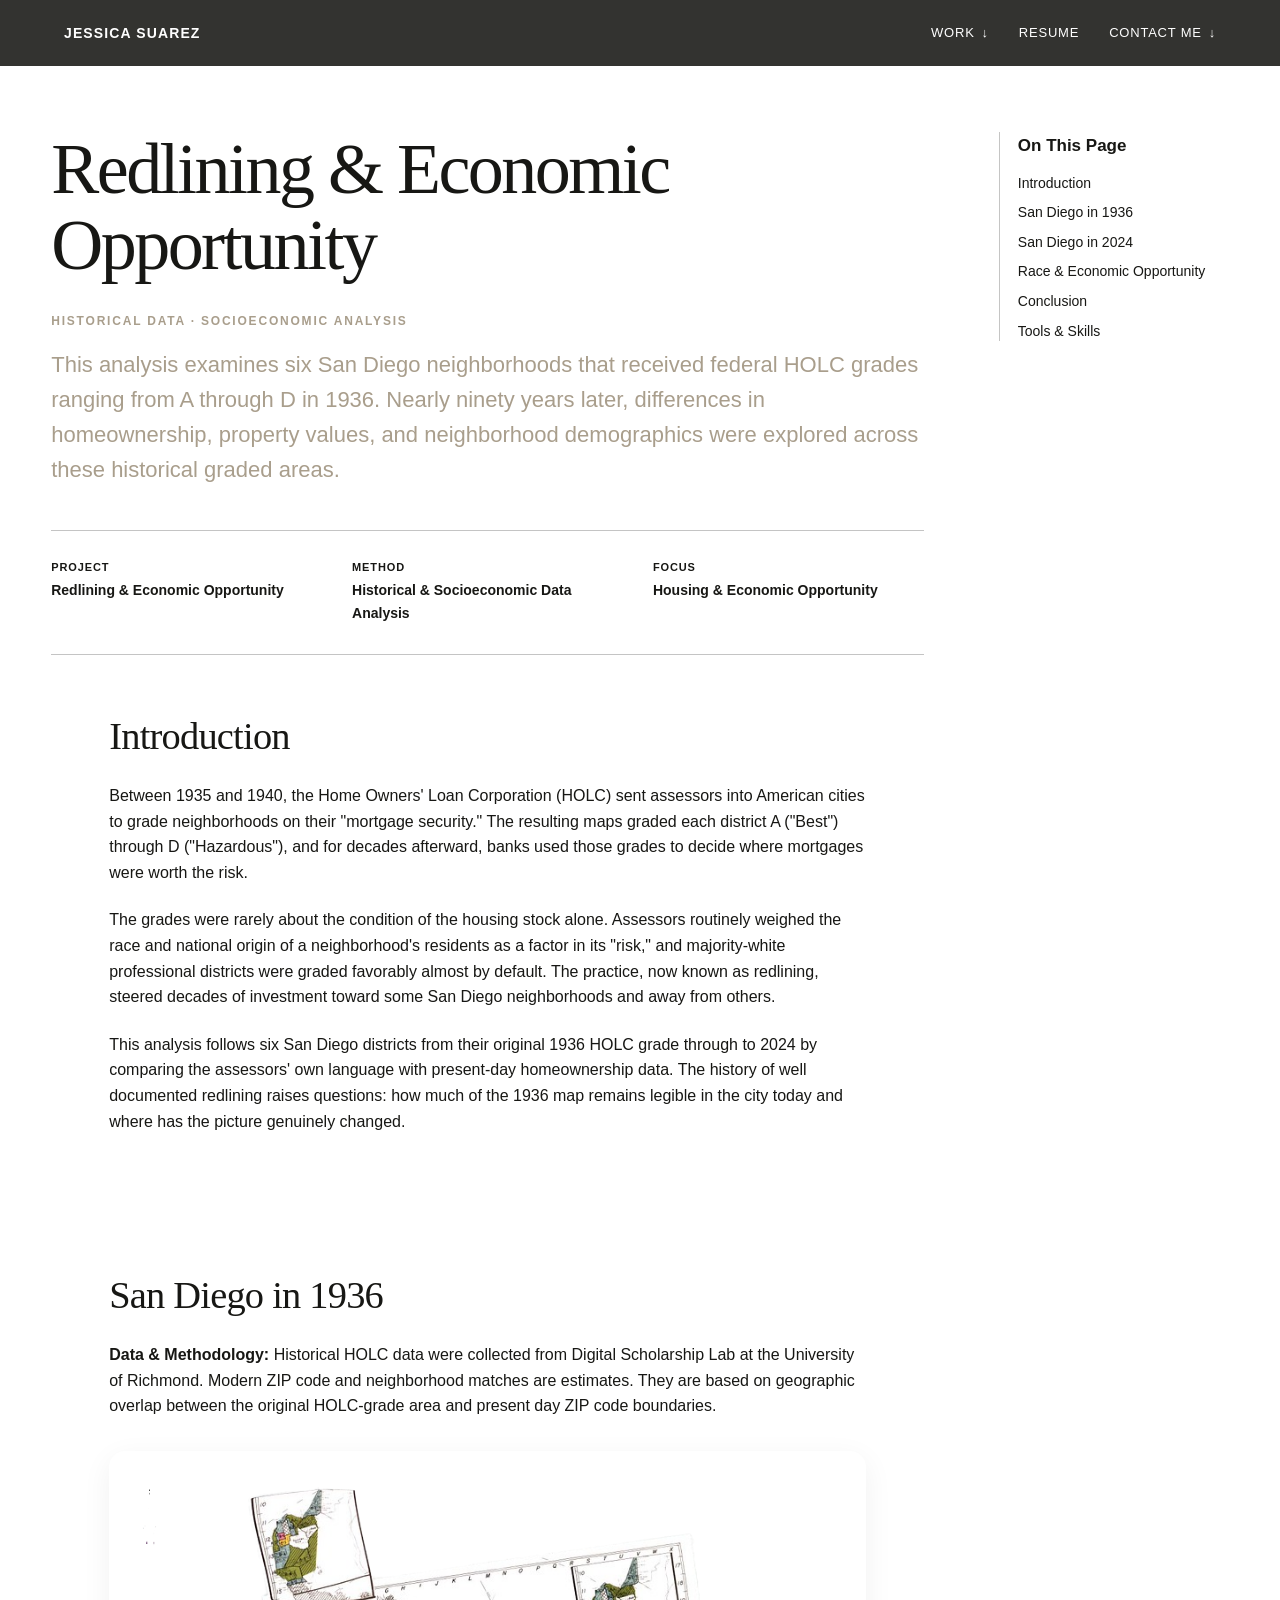
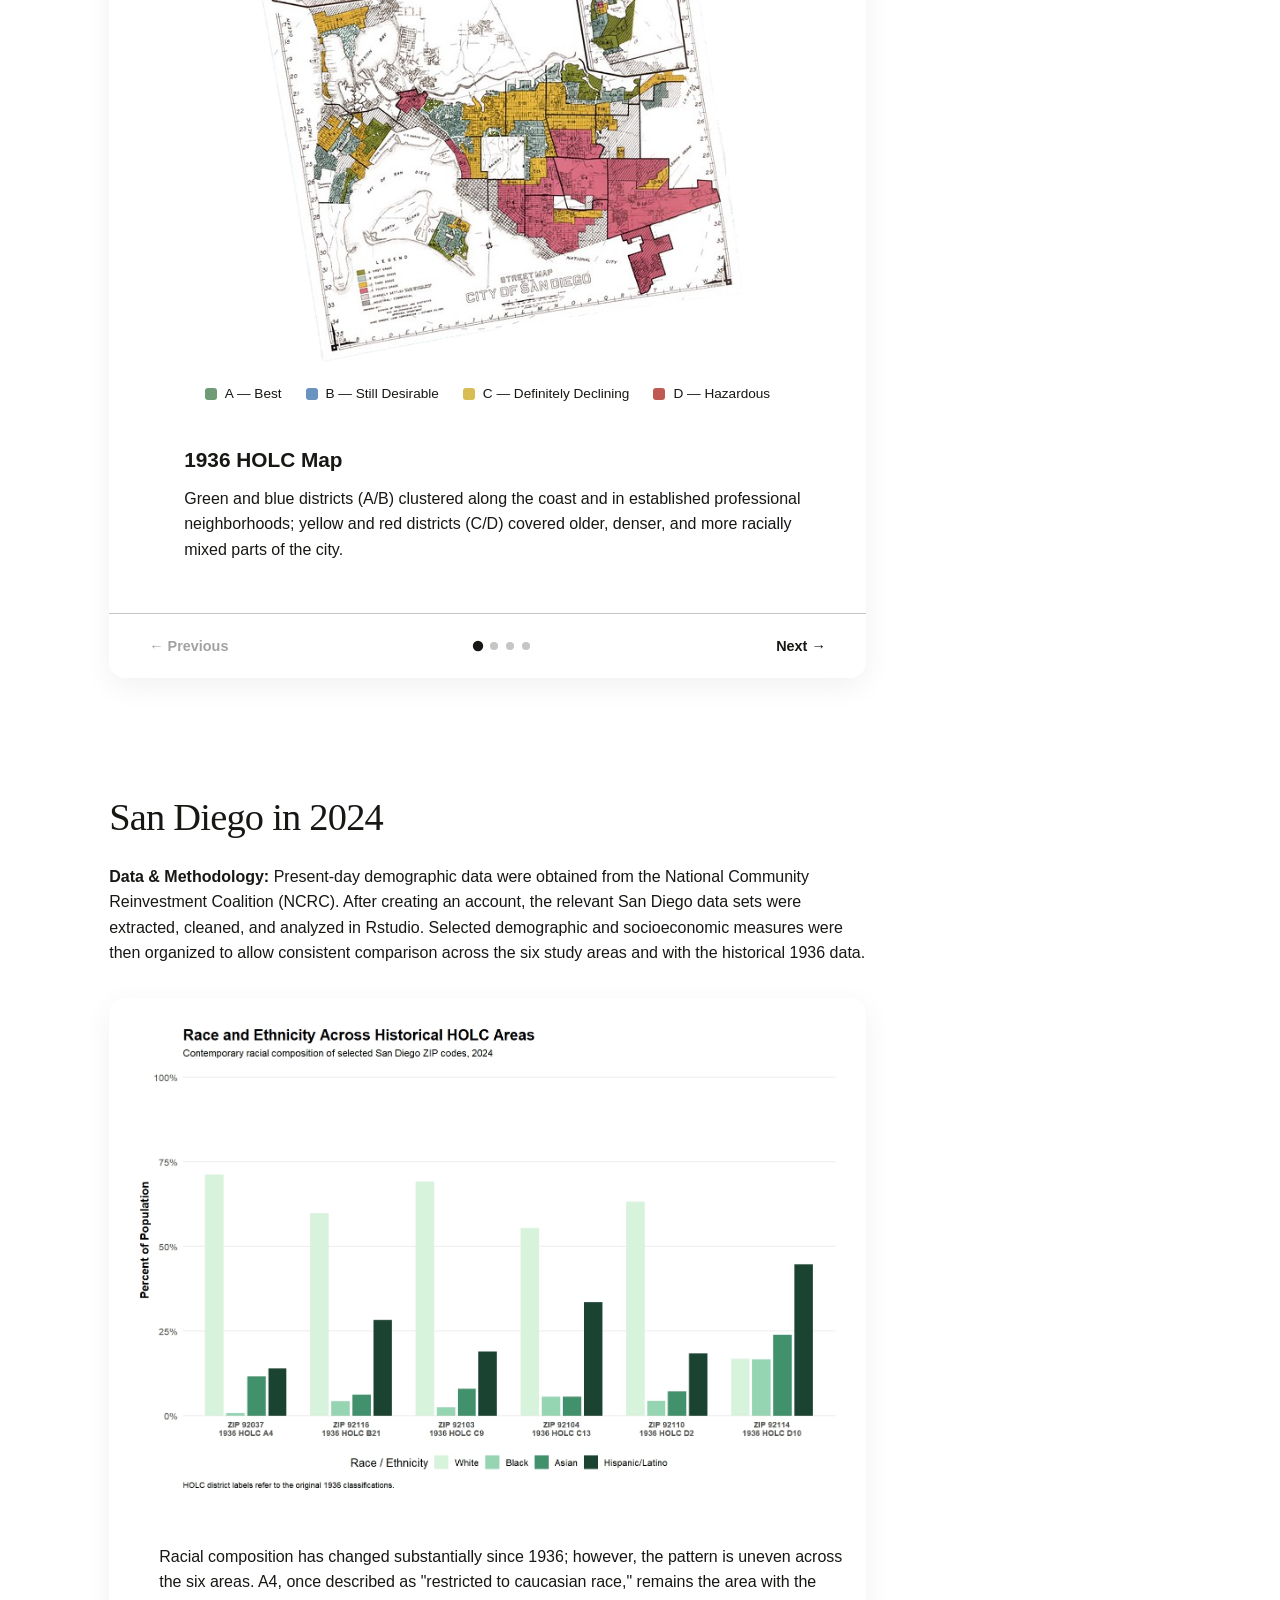
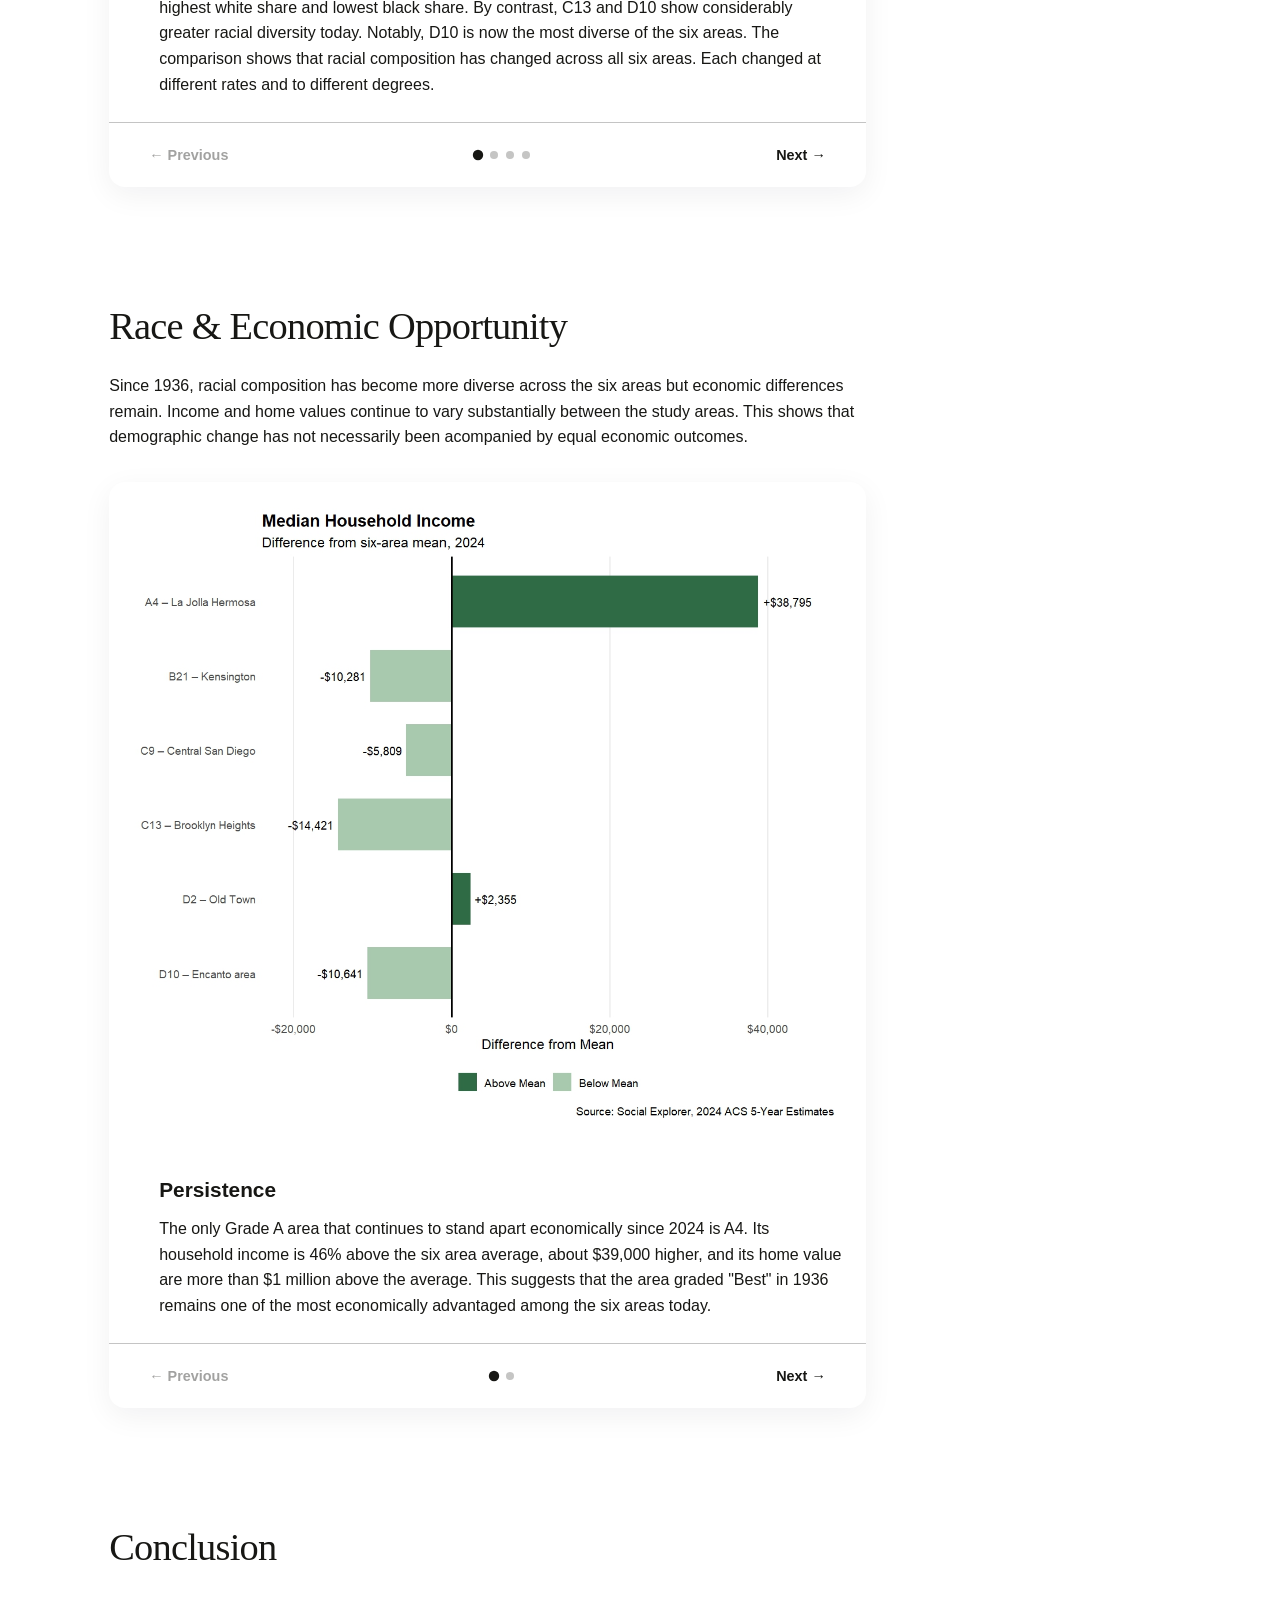
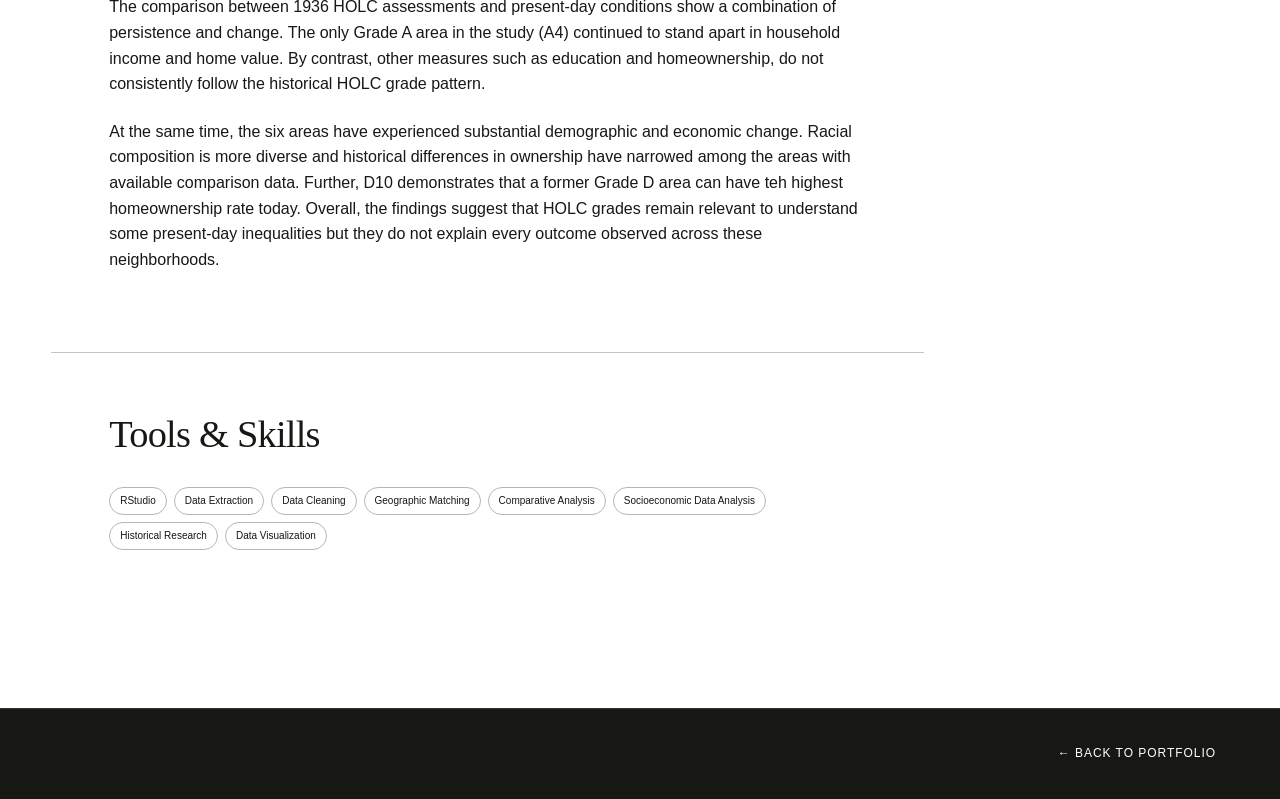
<file: projects/redlining.html>
<!DOCTYPE html>
<html lang="en">

<head>
    <meta charset="UTF-8">
    <meta
        name="viewport"
        content="width=device-width, initial-scale=1.0">

    <title>Redlining &amp; Economic Opportunity</title>

    <link rel="stylesheet" href="project-style.css">
</head>

<body>

    <!-- ========================================
         HEADER
    ========================================= -->

    <header class="site-header">

        <a href="../index.html" class="site-name">
            Jessica Suarez
        </a>


        <nav class="main-nav">

            <!-- Work dropdown-->

            <div class="work-menu">

                <button
                    class="work-button"
                    id="work-button"
                    type="button"
                    aria-expanded="false">

                    <span>WORK</span>

                    <span class="work-arrow">
                        ↓
                    </span>

                </button>

                <div
                    class="work-dropdown"
                    id="work-dropdown">

                    <a href="honeypot.html">
                        HONEYPOT 
                    </a>

                    <a href="Tesla.html">
                        TESLA
                    </a>

                    <a href="consumer-behavior.html">
                        CONSUMER BEHAVIOR
                    </a>
                </div>

            </div>

            <!-- Resume -->
            <a
                href="../file/SuarezJ.pdf"
                target="_blank"
                rel="noopener">
                Resume
            </a>


            <!-- Contact dropdown -->
            <div class="contact-menu">

                <button
                    class="contact-button"
                    id="contact-button"
                    type="button"
                    aria-expanded="false">

                    <span>
                        Contact Me
                    </span>

                    <span class="contact-arrow">
                        ↓
                    </span>

                </button>


                <div
                    class="contact-dropdown"
                    id="contact-dropdown">

                    <a
                        href="https://www.github.com/suarezj1/website"
                        target="_blank"
                        rel="noopener noreferrer">
                        GitHub ↗
                    </a>

                    <a
                        href="https://www.linkedin.com/in/connectwjessicas/"
                        target="_blank"
                        rel="noopener noreferrer">
                        LinkedIn ↗
                    </a>

                </div>

            </div>

        </nav>

    </header>


    <!-- =========================
         PROJECT PAGE
    ========================== -->

    <main id="top" class="project-page">

        <div class="project-layout">

            <!-- MAIN CONTENT -->

            <div class="project-content">
             
            <!-- =========================
                 HERO
            ========================== -->

            <section class="project-hero">

            <h1>Redlining &amp; Economic Opportunity</h1>

            <p class="project-category">HISTORICAL DATA &middot; SOCIOECONOMIC ANALYSIS</p>

            <p class="project-intro">
                This analysis examines six San Diego neighborhoods that received federal
                HOLC grades ranging from A through D in 1936. Nearly ninety years later,
                differences in homeownership, property values, and neighborhood demographics
                were explored across these historical graded areas.
            </p>

            <div class="project-meta">

                <div>
                    <span class="meta-label">Project</span>
                    <span class="meta-value">Redlining &amp; Economic Opportunity</span>
                </div>

                <div>
                    <span class="meta-label">Method</span>
                    <span class="meta-value">Historical &amp; Socioeconomic Data Analysis</span>
                </div>

                <div>
                    <span class="meta-label">Focus</span>
                    <span class="meta-value">Housing & Economic Opportunity</span>
                </div>

            </div>

        </section>

                <!-- =========================
                     INTRODUCTION
                ========================== -->
                <section class="project-section experiment-walkthrough" id="introduction">
                    <h2>Introduction</h2>

                    <p class="rl-lede">Between 1935 and 1940, the Home Owners' Loan
                        Corporation (HOLC) sent assessors into American cities to grade
                        neighborhoods on their "mortgage security." The resulting maps
                        graded each district A ("Best") through D ("Hazardous"), and for
                        decades afterward, banks used those grades to decide where
                        mortgages were worth the risk.</p>

                    <p>The grades were rarely about the condition of the housing stock
                        alone. Assessors routinely weighed the race and national origin
                        of a neighborhood's residents as a factor in its "risk," and
                        majority-white professional districts were graded favorably
                        almost by default. The practice, now known as redlining, steered
                        decades of investment toward some San Diego neighborhoods and
                        away from others.</p>

                    <p>This analysis follows six San Diego districts from their original
                        1936 HOLC grade through to 2024 by comparing the assessors' own
                        language with present-day homeownership data. The history of 
                        well documented redlining raises questions: how much of the 1936
                        map remains legible in the city today and where has the picture
                        genuinely changed.</p>

                </section>

                  <!-- =========================
                    1936 BY THE NUMBERS
                ========================== -->

                <section class="project-section experiment-walkthrough" id="by-the-numbers">

                <h2>San Diego in 1936</h2>
                    <p><strong> Data &amp; Methodology:</strong> Historical HOLC data were collected from Digital Scholarship
                     Lab at the University of Richmond. Modern ZIP code and neighborhood matches are estimates. They are based on
                     geographic overlap between the original HOLC-grade area and present day ZIP code boundaries.
                    </p>

                    <!-- =========================
                    1936 SLIDESHOW
                    ========================== -->

                    <div class="walkthrough-slider" id="1936-slider">

                        <div class="slide-track">
                            
                            <!-- =========================
                                 THE 1936 HOLC MAP
                            ========================== -->

                            <div class="w-slide active" data-slide="0">
                        
                                <div class="w-slide-image">

                                    <img src="images/redlining/holc-map-1936.png" alt="1936 HOLC residential security map of San Diego, color-coded by grade">

                                        <div class="rl-legend">

                                            <span><i class="grade-a"></i>A &mdash; Best</span>
                                            <span><i class="grade-b"></i>B &mdash; Still Desirable</span>
                                            <span><i class="grade-c"></i>C &mdash; Definitely Declining</span>
                                            <span><i class="grade-d"></i>D &mdash; Hazardous</span>

                                        </div>

                                        <div class="w-slide-caption">
                                            <h3>1936 HOLC Map</h3>
                                            <p>Green and blue districts (A/B) clustered along the coast and in established
                                            professional neighborhoods; yellow and red districts (C/D)
                                            covered older, denser, and more racially mixed parts of the city.</p>

                                        </div>
                                </div>

                            </div>

                            <!-- =========================
                                HOLC ASSESSMENTS
                            ========================== -->
                            <div class="w-slide" data-slide="1">

                                <div class="w-slide-caption">

                                    <h3>HOLC Assessments</h3>

                                        <div class="rl-table-wrap">

                                            <table class="rl-table">
                                                <thead>
                                                    <tr>
                                                        <th>District</th>
                                                        <th>Race (as recorded)</th>
                                                        <th>Class</th>
                                                        <th>Material / Risk</th>
                                                    </tr>
                                                </thead>

                                                <tbody>
                                                    <tr>
                                                        <td><span class="rl-grade-chip a">A4</span> &middot; La Jolla Hermosa (92037)</td>
                                                        <td>Restricted to caucasian race</td>
                                                        <td>Professional &amp; retired businessmen</td>
                                                        <td>Large lots; ocean/foothill view; street improvements paid</td>
                                                    </tr>
                                                    <tr>
                                                        <td><span class="rl-grade-chip b">B21</span> &middot; Kensington (92116)</td>
                                                        <td>Practically 100% white; few Spanish families of high social strata</td>
                                                        <td>Retired, professional &amp; businessmen</td>
                                                        <td>Access to park, library, markets &amp; transit; bond "not a detriment"</td>
                                                    </tr>
                                                    <tr>
                                                        <td><span class="rl-grade-chip c">C9</span> &middot; Central San Diego (92103)</td>
                                                        <td>No immediate threat of foreign infiltration</td>
                                                        <td>White-collar &amp; professional</td>
                                                        <td>Apartment/rooming houses; "cheap improvements," declining</td>
                                                    </tr>
                                                    <tr>
                                                        <td><span class="rl-grade-chip c">C13</span> &middot; Brooklyn Heights (92104)</td>
                                                        <td>Better class Mexicans coming in</td>
                                                        <td>White-collar &amp; skilled workers</td>
                                                        <td>Apartments &amp; multiple dwellings; residential "decline"</td>
                                                    </tr>
                                                    <tr>
                                                        <td><span class="rl-grade-chip d">D2</span> &middot; Old Town (92110)</td>
                                                        <td>No race specified</td>
                                                        <td>Lower social strata</td>
                                                        <td>Older/low-value homes; no tax problems; "extremely hazardous for loans"</td>
                                                    </tr>
                                                    <tr>
                                                        <td><span class="rl-grade-chip d">D10</span> &middot; Encanto (92114)</td>
                                                        <td>Mostly whites &amp; Mexicans</td>
                                                        <td>Lower salaried class</td>
                                                        <td>Inexpensive lots; heavy Mattoon Assessment; lenders consider area hazardous</td>
                                                    </tr>
                                                </tbody>
                                            </table>
                                        </div>

                                    <p class="rl-table-note">Race, class, and material/risk columns are drawn directly from the original 1936 HOLC 
                                        "area description" forms, including their language.</p>
                                </div>

                            </div>

                            <!-- =========================
                                 SLIDE 2: INCOME & CLASS
                            ========================== -->

                            <div class="w-slide" data-slide="2">
                                <div class="w-slide-image">
                                    <img src="images/redlining/income-class-1936.jpg" alt="Bar chart of reported annual income ranges by HOLC district, 1936">
                                </div>
                                <div class="w-slide-caption">
                                    <h3>Income &amp; Class</h3>
                                    <p>Reporting income generally declines with HOLC grade. A4 had the highest recorded range at $5,000 - $25,000 compared with
                                        $0 - $1,000 in D2.  The C-grade district fell between these extremes.  No numerical income range was found for D10 since
                                        HOLC described the district only as "lower salaried" with "small earning capacity." This shows
                                        the economic dimension of the assessments rather than race directly.
                                    </p>
                                </div>

                            </div>

                            <!-- =========================
                                SLIDE 3: MATERIAL CONDITIONS
                            ========================== -->

                            <div class="w-slide" data-slide="3">
                                <div class="w-slide-image">
                                    <img src="images/redlining/material-conditions-1936.jpg" alt="Scatter plot of material housing conditions versus neighborhood amenities by HOLC district, 1936">
                                </div>

                                <div class="w-slide-caption">
                                    <p><strong>Material/Housing Quality</strong> reflects how well-built and maintained the housing stock was. <strong>Amenities & Accessibility</strong> captures access
                                        to parks, transit, schools, and shopping. Higher HOLC grades align with stronger conditions and greater access just as lower grades align with weaker conditions.
                                        This chart focuses on physical infrastructure and does not capture the racial factors also considered in HOLC assessments. 
                                    </p>

                                </div>
                            </div>

                        </div>

                        <!-- =========================
                             SLIDER CONTROLS
                        ========================== -->

                        <div class="w-controls">

                            <button type="button" class="w-btn w-prev">&larr; Previous</button>
                    
                                <div class="w-dots">
                                    <span class="w-dot active" data-dot="0"></span>
                                    <span class="w-dot" data-dot="1"></span>
                                    <span class="w-dot" data-dot="2"></span>
                                    <span class="w-dot" data-dot="3"></span>
                                </div>

                            <button type="button" class="w-btn w-next">Next &rarr;</button>
                        </div>

                    </div>

                </section>

        
                <!-- =========================
                     SAN DIEGO IN 2024
                ========================== -->
                <section class="project-section experiment-walkthrough" id="san-diego-today">
                    <h2>San Diego in 2024</h2>

                    <p><strong>Data &amp; Methodology:</strong> Present-day demographic data were obtained from 
                        the National Community Reinvestment Coalition (NCRC). After creating an account, the 
                        relevant San Diego data sets were extracted, cleaned, and analyzed in Rstudio. Selected
                        demographic and socioeconomic measures were then organized to allow consistent comparison
                        across the six study areas and with the historical 1936 data.</p>

                     <!-- your three walkthrough slides go here -->

                     <div class="walkthrough-slider" id="2024-SanDiego-slider">
                        
                        <div class="slide-track">
                            
                            <div class="w-slide active" data-slide="0">

                                <div class="w-slide-image">
                                    <img src="images/redlining/race-ethnicity-2024.jpg" alt="Bar chart of race and ethnicity across the six historical HOLC areas, 2024">
                                </div>

                                <div class="w-slide-caption">
                                    <p>Racial composition has changed substantially since 1936; however, the pattern is uneven across the six areas.
                                        A4, once described as "restricted to caucasian race," remains the area with the highest white share and lowest
                                        black share. By contrast, C13 and D10 show considerably greater racial diversity today. Notably, D10 is now the
                                        most diverse of the six areas. The comparison shows that racial composition has changed across all six areas. 
                                        Each changed at different rates and to different degrees. 
                                    </p>
                                </div>     
                            </div>
                            
                            <div class="w-slide" data-slide="1">

                                <div class="w-slide-image">    
                                     <img src="images/redlining/education-2024.jpg" alt="Stacked bar chart of educational attainment across former HOLC districts, 2024">
                                </div>

                                <div class="w-slide-caption">
                                    <p>Educational attainment does not follow the 1936 HOLC grades as other measurements. A4 has the highest share (77%) of residents with 
                                       a bachelor's degree or more, D10 has the lowest share (22%) without a high school diploma. The remaining areas cluster more closely
                                       together with notably C9 exceeding B21 in bachelor's attainment. The other five areas show less variation in educational attainment and
                                       do not consistently follow their historical HOLC grades. D10 stands out most clearly with substantially lower bachelor's attainment and 
                                       higher rates of residents without a high school diploma. 
                                    </p>
                                </div>
                            </div>

                            <div class="w-slide" data-slide="2">

                                <div class="w-slide-image">
                                    <img src="images/redlining/homeownership-2024.jpg" alt="Bar chart of 2024 homeownership rates across selected San Diego areas, compared to their 1936 HOLC grade">
                                </div>

                                <div class="w-slide-caption">
                                    <p>Homeownership does not follow the historical HOLC grade pattern. For instance, dispite receiving a grade D in 1936, D10 
                                        has the highest ownership rate today and then A4 follows. The remaining areas cluster at lower rates across different
                                        HOLC grades. This contrasts with the pattern seen in other measures and suggests that historical HOLC grade alone
                                        does not explain present-day homeownership.  
                                        
                                    </p>
                                </div>
                            
                            </div>

                            <div class="w-slide" data-slide="3">
                                
                                <div class="w-slide-image">
                                    <img src="images/redlining/economic-housing-2024.jpg" alt="Scatter plot of median home value versus median household income across modern ZCTAs, compared to their 1936 HOLC classification">
                                </div>

                                <div class="w-slide-caption"> 
                                    <p>A4 stands apart from the other five areas because it combines higher houshold income and home values
                                        with relatively high homeownership. The remaining areas cluster more closely in income and home 
                                        value but vary considerably in homeownership. D10 shows the opposite pattern because it pairs teh lowest
                                        home value with the highest rate of homeownership. This shows that high homeownership does not always
                                        conclude with higher income or property values. 
                                    </p>
                                </div>
                            </div>
                        </div> <!-- closes slide-track -->

                        <div class="w-controls">
                            <button type="button" class="w-btn w-prev">&larr; Previous</button>
                            <div class="w-dots" id="w-dots">
                                <span class="w-dot active" data-dot="0"></span>
                                <span class="w-dot" data-dot="1"></span>
                                <span class="w-dot" data-dot="2"></span>
                                <span class="w-dot" data-dot="3"></span>
                            </div>
                            <button type="button" class="w-btn w-next">Next &rarr;</button>
                        </div>

                    </div> <!-- ADD THIS: closes walkthrough-slider -->
                
                </section>

                <!-- =========================
                     KEY FINDINGS
                ========================== -->

                <section class="project-section experiment-walkthrough" id="key-findings">
                    <h2>Race &amp; Economic Opportunity</h2>

                    <p>Since 1936, racial composition has become more diverse across the six areas but economic differences remain. 
                        Income and home values continue to vary substantially between the study areas. This shows that demographic
                        change has not necessarily been acompanied by equal economic outcomes.</p>

                     <!-- your two walkthrough slides go here--->

                    <div class="walkthrough-slider" id="persistence">

                        <div class="slide-track">
                            
                        <!-- =========================
                               SLIDE 1: PERSISTENCY
                        ========================== -->

                            <div class="w-slide active" data-slide="0">
                        
                                 <div class="w-slide-image">
                                    <img src="images/redlining/median-income-diff-2024.jpg" alt="Diverging bar chart of median household income difference from the six-area mean, 2024, by former HOLC district">
                                </div>
                                <div class="w-slide-caption">
                                    <h3>Persistence</h3>
                                    <p>The only Grade A area that continues to stand apart economically since 2024 is A4.
                                    Its household income is 46% above the six area average, about $39,000 higher, and 
                                    its home value are more than $1 million above the average. This suggests that the 
                                    area graded "Best" in 1936 remains one of the most economically advantaged
                                    among the six areas today.</p>
                                </div>

                            </div>

                            <!-- =========================
                                SLIDE 2: CHANGE
                            ========================== -->
                            <div class="w-slide active" data-slide="1">
                        
                                <div class="w-slide-image">
                                    <img src="images/redlining/homeownership-1936-vs-2024.jpg" alt="Line chart comparing owner-occupied housing share in 1936 versus 2024, across all six historical HOLC areas">
                                </div>
                                <div class="w-slide-caption">
                                    <h3>Change</h3>
                                    <p>Homeownership declied substantially in all three areas with historical comparison data. 
                                        A4, B21, and C13 each had much higher owner-occupation in 1936. By 2024, the difference
                                        between several of teh study areas had narrowed considerably. Data was not collected for 
                                        C9, D2, D10; therefore, historical changes could not be measured for those areas. Unlike
                                        income and home values, homeownership shows substantial change over time rather than a 
                                        clear pattern of persistence.</p>
                                </div>

                            </div>
                        </div>
                    
                         <!-- =========================
                            SLIDER CONTROLS
                         ========================== -->

                        <div class="w-controls">

                             <button type="button" class="w-btn w-prev">&larr; Previous</button>
                                <div class="w-dots">
                                    <span class="w-dot active" data-dot="0"></span>
                                    <span class="w-dot" data-dot="1"></span>
                                </div>

                            <button type="button" class="w-btn w-next">Next &rarr;</button>

                        </div>

                    </div>

                </section>

                <!-- =========================
                     CONCLUSION
                ========================== -->
                <section class="project-section experiment-walkthrough" id="conclusion">

                    <h2>Conclusion</h2>

                    <p>The comparison between 1936 HOLC assessments and present-day conditions show a combination of 
                        persistence and change. The only Grade A area in the study (A4) continued to stand apart in household
                        income and home value. By contrast, other measures such as education and homeownership, do not 
                        consistently follow the historical HOLC grade pattern.
                    </p>

                    <p>At the same time, the six areas have experienced substantial demographic and economic change. 
                        Racial composition is more diverse and historical differences in ownership have narrowed among
                        the areas with available comparison data. Further, D10 demonstrates that a former Grade D area
                        can have teh highest homeownership rate today. Overall, the findings suggest that HOLC grades
                        remain relevant to understand some present-day inequalities but they do not explain every
                        outcome observed across these neighborhoods. 
                    </p>

                </section>

                    <!-- =========================
                    TOOLS & SKILLS
                    ========================== -->

                <section class="project-section" id="skills">

                    <h2>Tools &amp; Skills</h2>

                        <div class="skills">

                            <span>RStudio</span>
                            <span>Data Extraction</span>
                            <span>Data Cleaning</span>
                            <span>Geographic Matching</span>
                            <span>Comparative Analysis</span>
                            <span>Socioeconomic Data Analysis</span>
                            <span>Historical Research</span>
                            <span>Data Visualization</span>
                        </div>

                </section>



        </div>

            <!-- =========================
                 RIGHT SIDEBAR
            ========================== -->

            <aside class="page-index">

                <p>On This Page</p>

                <div class="page-index-links">

                    <a href="#introduction">Introduction</a>

                    <a href="#by-the-numbers">San Diego in 1936</a>

                    <a href="#san-diego-today">San Diego in 2024</a>

                    <a href="#key-findings">Race &amp; Economic Opportunity</a>

                    <a href="#conclusion">Conclusion</a>

                    <a href="#skills">Tools & Skills</a>
                </div>

            </aside>

        </div>


   </main>

    <!-- ========================================
         FOOTER
    ========================================= -->

    <footer class="home-footer">

        <a href="../index.html">
            ← Back to Portfolio 
        </a>

    </footer>

    <script src="project-script.js"></script>

</body>


</html>
</file>
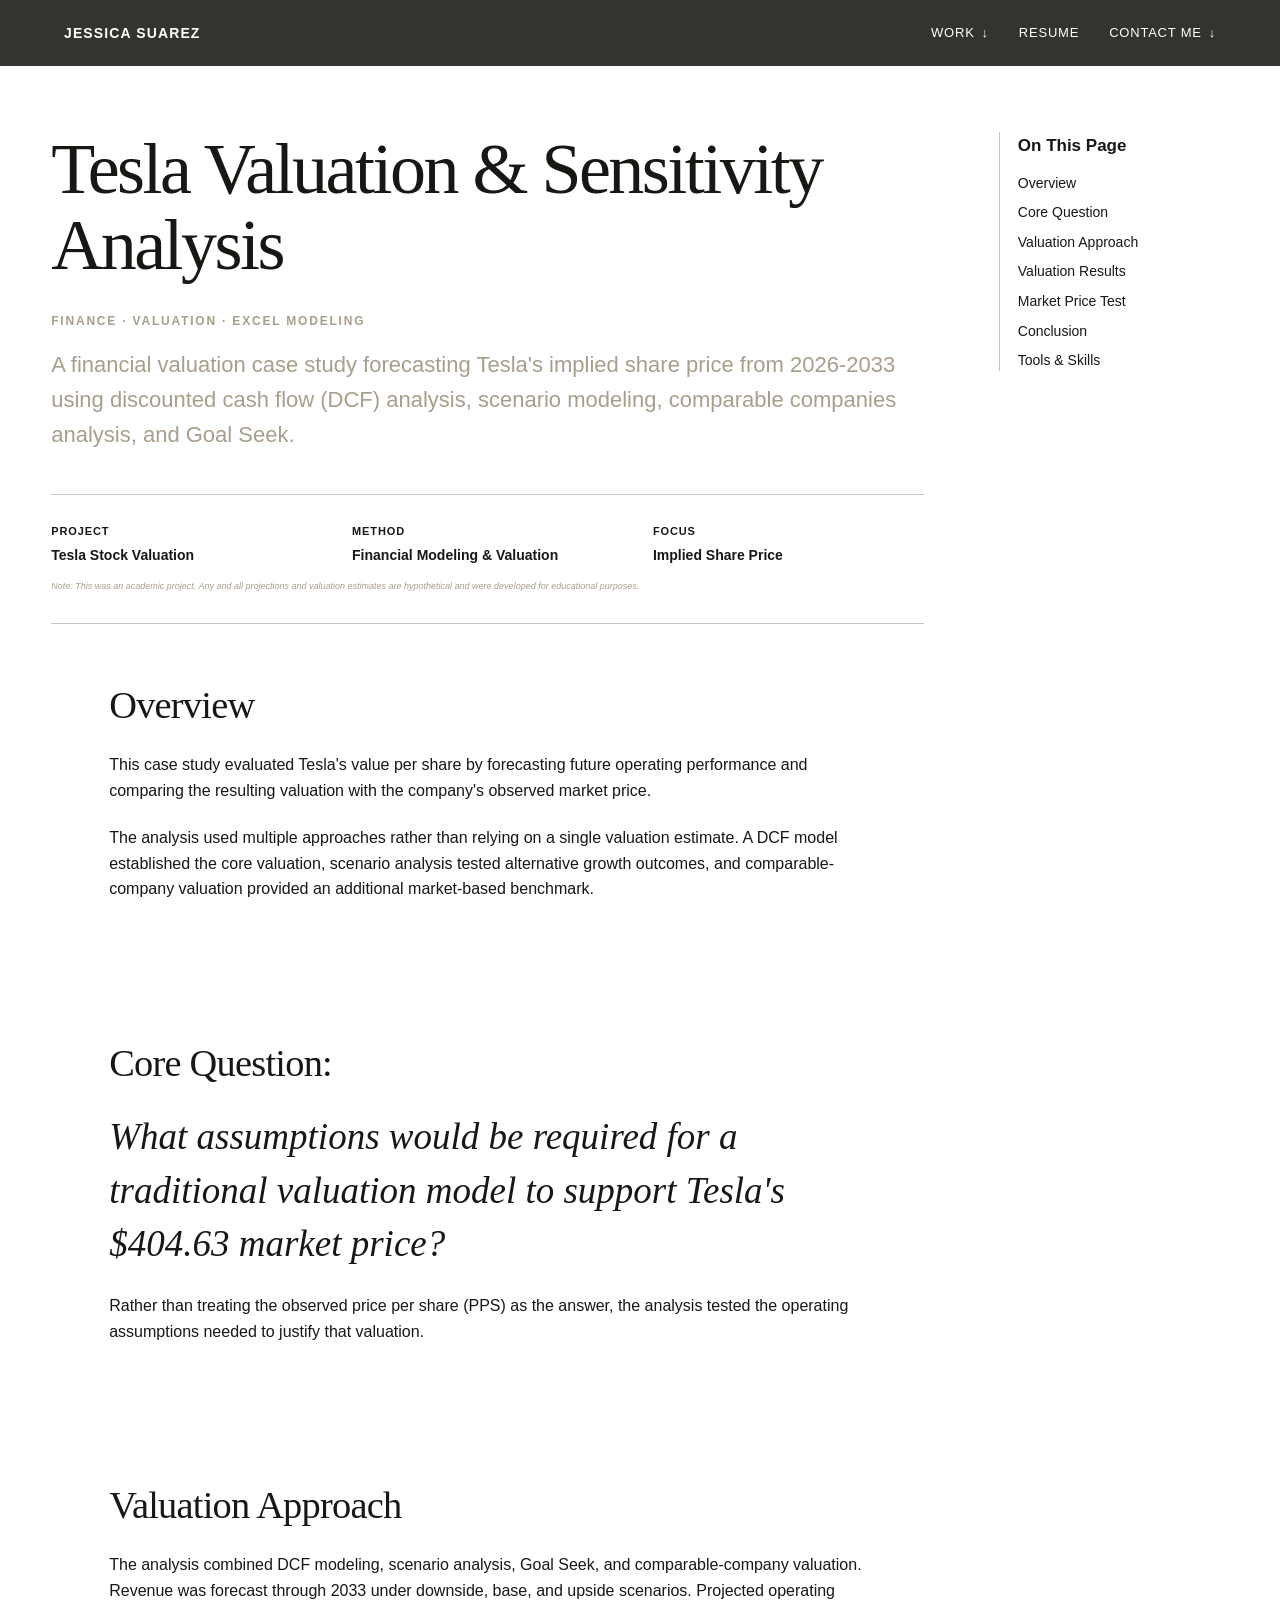
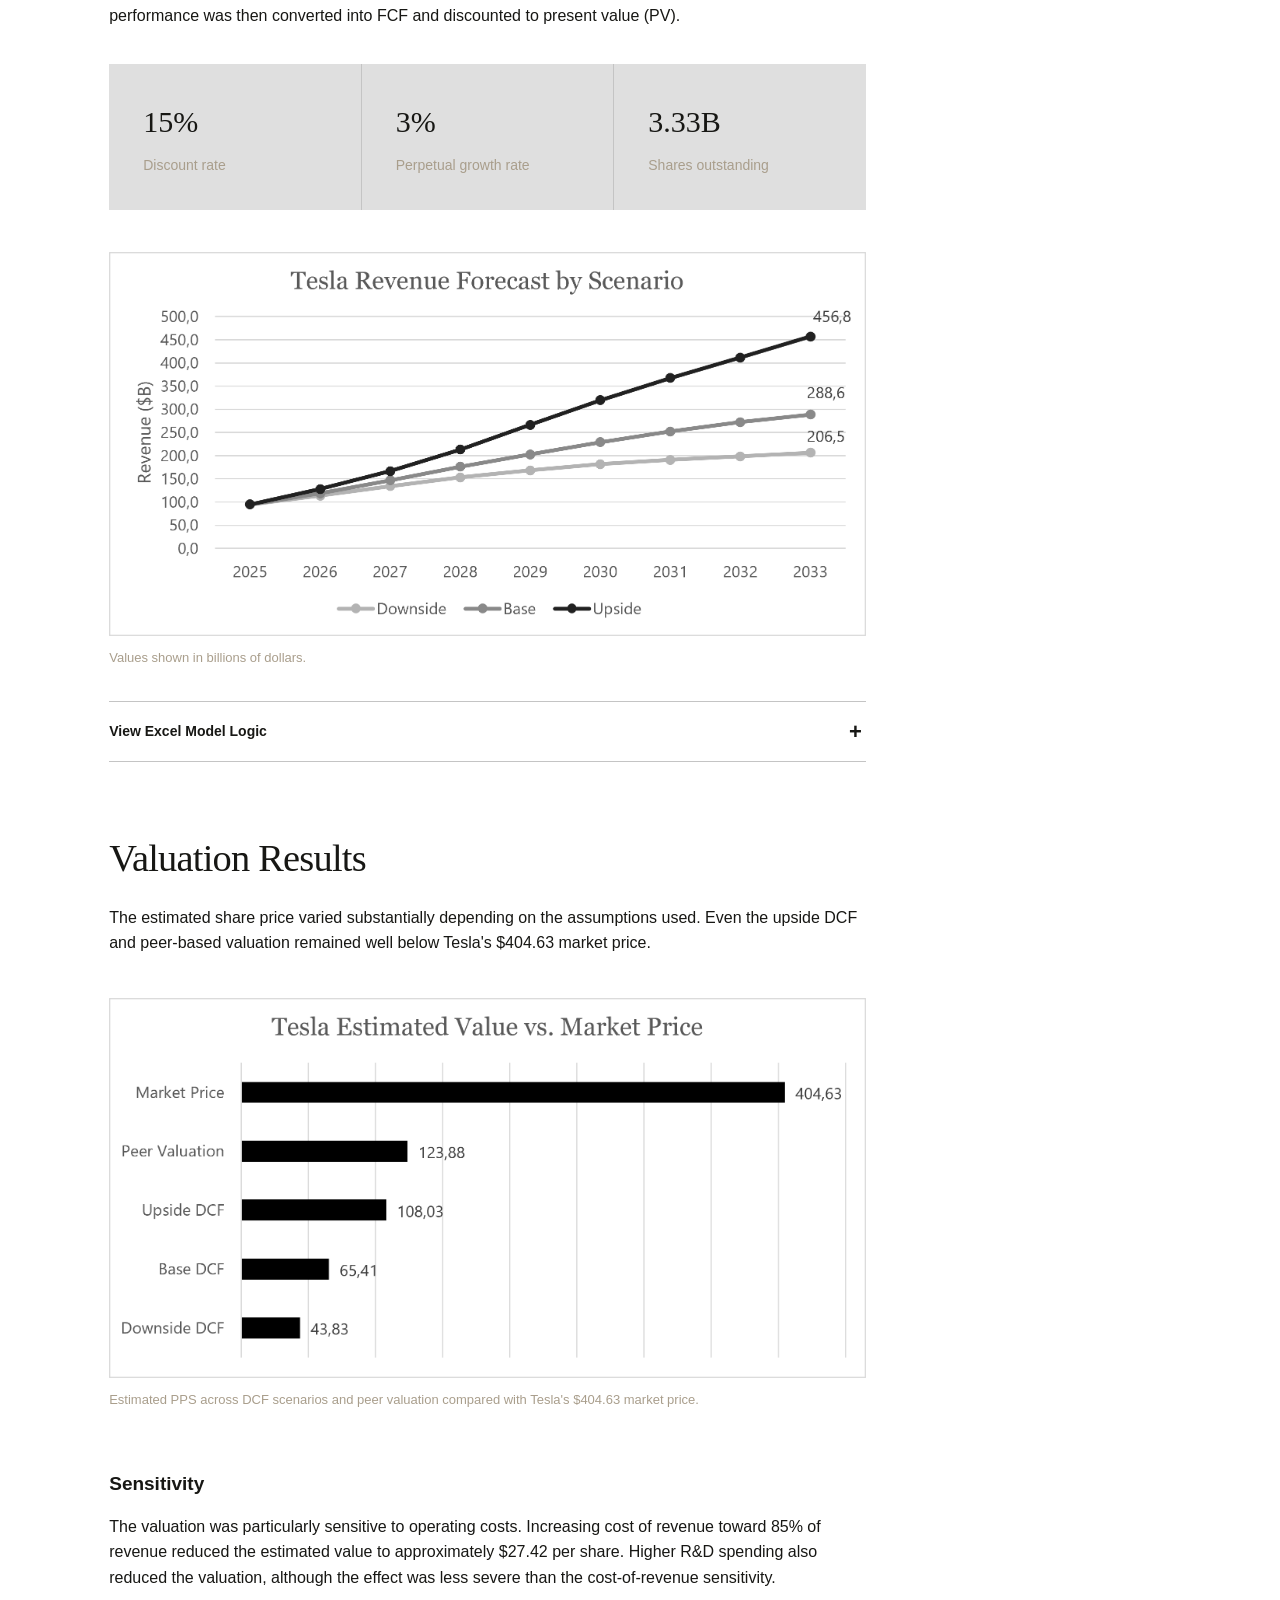
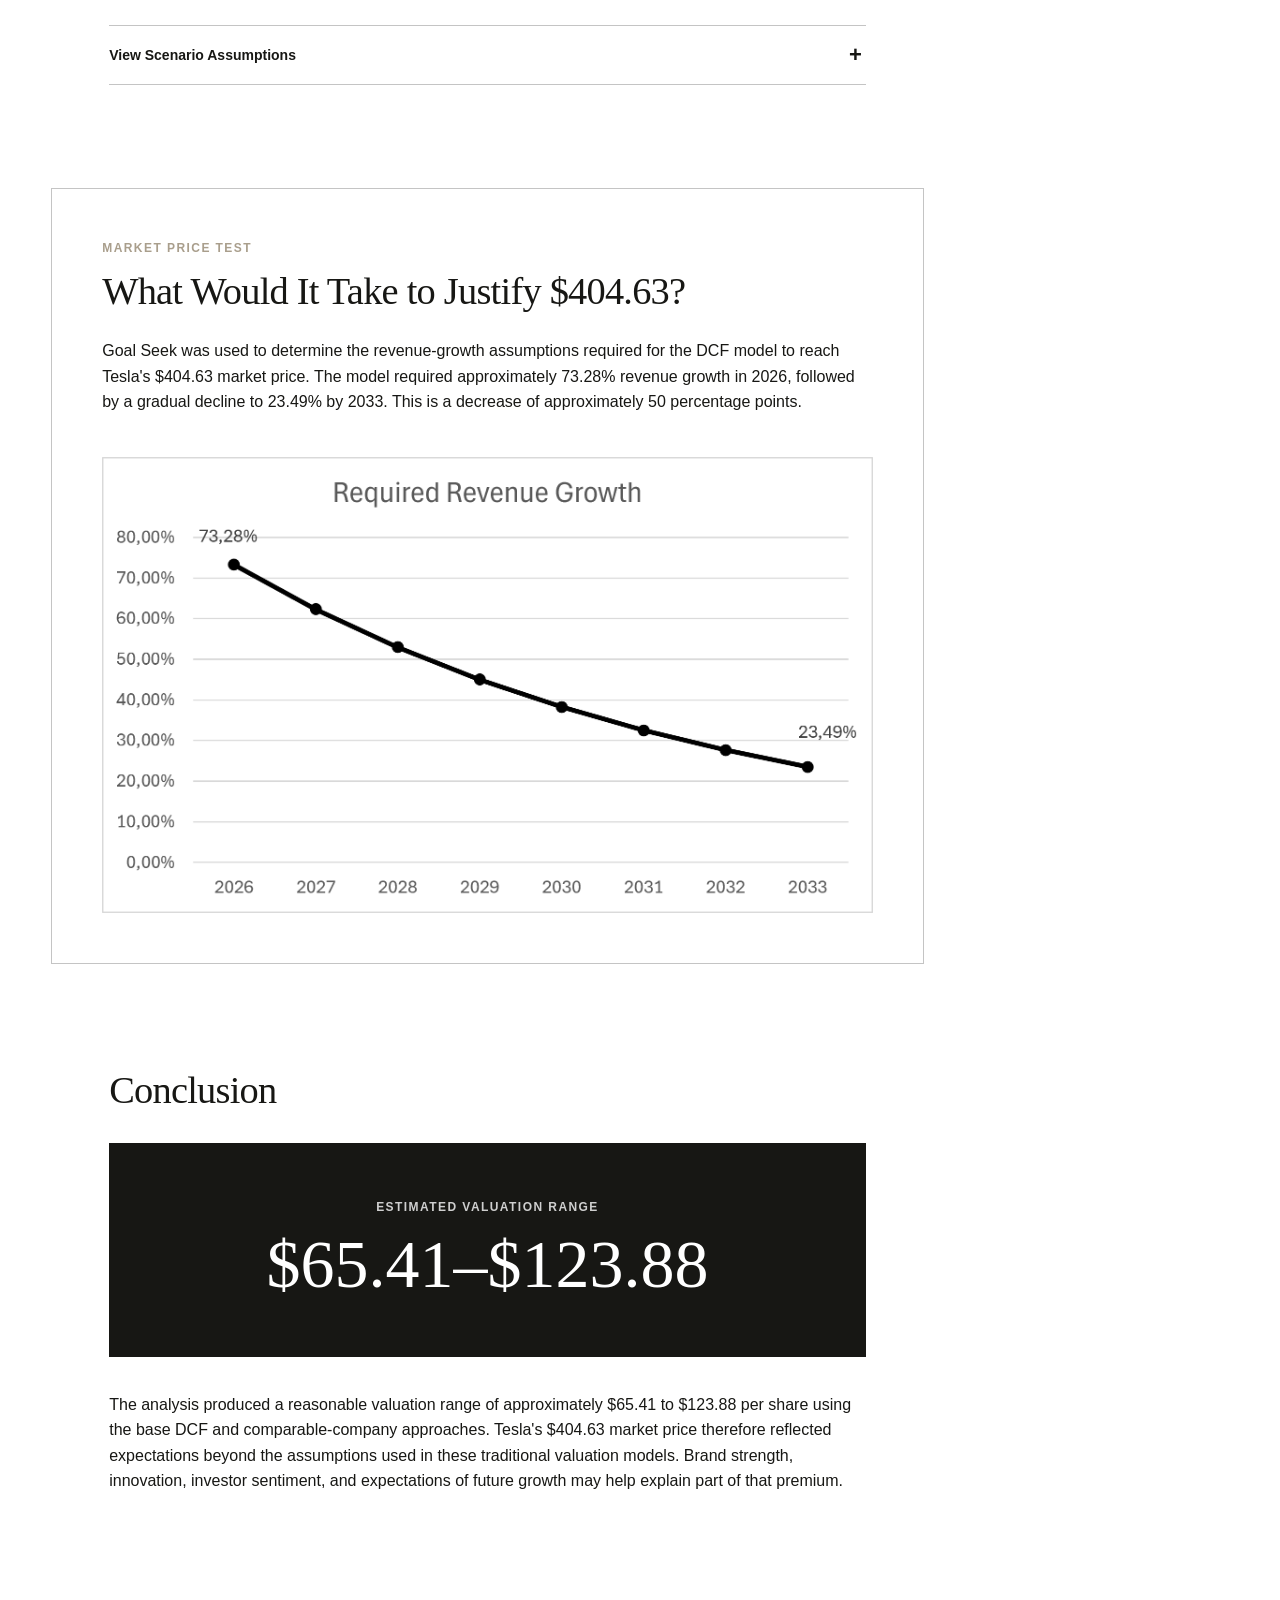
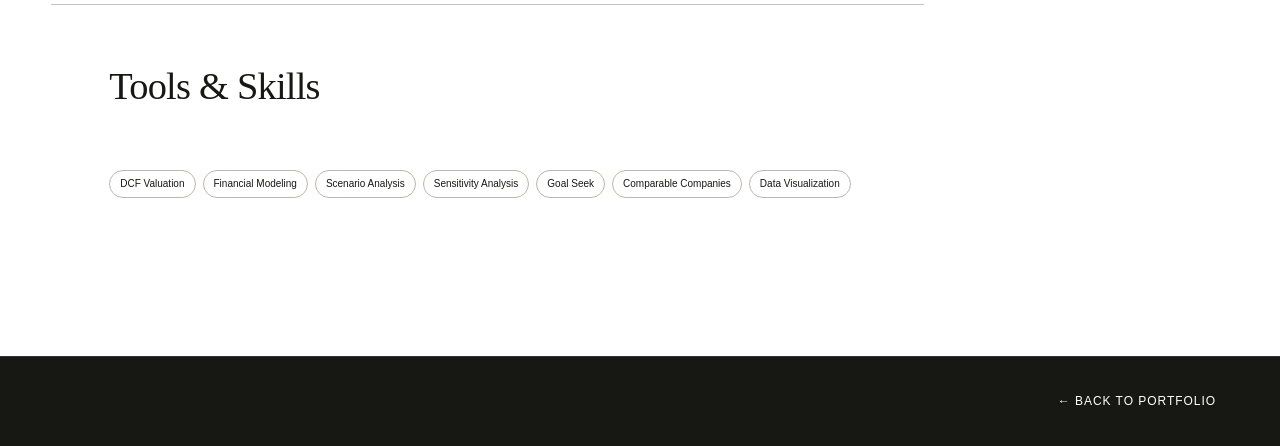
<file: projects/Tesla.html>
<!DOCTYPE html>
<html lang="en">

<head>
    <meta charset="UTF-8">

    <meta
        name="viewport"
        content="width=device-width, initial-scale=1.0"
    >

    <title>Tesla | Valuation & Sensitivity Analysis</title>

    <link rel="stylesheet" href="project-style.css">
</head>


<body>

    <!-- ========================================
         HEADER
    ========================================= -->

    <header class="site-header">

        <a href="../index.html" class="site-name">
            Jessica Suarez
        </a>


        <nav class="main-nav">

            <!-- Work dropdown-->

            <div class="work-menu">

                <button
                    class="work-button"
                    id="work-button"
                    type="button"
                    aria-expanded="false">

                    <span>WORK</span>

                    <span class="work-arrow">
                        ↓
                    </span>

                </button>

                <div
                    class="work-dropdown"
                    id="work-dropdown">

                    <a href="honeypot.html">
                        HONEYPOT 
                    </a>

                    <a href="consumer-behavior.html">
                        CONSUMER BEHAVIOR
                    </a>

                    <a href="redlining.html">
                        REDLINING
                    </a>
                </div>

            </div>

            <!-- Resume -->
            <a
                href="../file/SuarezJ.pdf"
                target="_blank"
                rel="noopener">
                Resume
            </a>


            <!-- Contact dropdown -->
            <div class="contact-menu">

                <button
                    class="contact-button"
                    id="contact-button"
                    type="button"
                    aria-expanded="false">

                    <span>
                        Contact Me
                    </span>

                    <span class="contact-arrow">
                        ↓
                    </span>

                </button>


                <div
                    class="contact-dropdown"
                    id="contact-dropdown">

                    <a
                        href="https://www.github.com/suarezj1/website"
                        target="_blank"
                        rel="noopener noreferrer">
                        GitHub ↗
                    </a>

                    <a
                        href="https://www.linkedin.com/in/connectwjessicas/"
                        target="_blank"
                        rel="noopener noreferrer">
                        LinkedIn ↗
                    </a>

                </div>

            </div>

        </nav>

    </header>


    <!-- =========================
         PROJECT PAGE
    ========================== -->

    <main id="top" class="project-page">

        <div class="project-layout">


            <!-- MAIN CONTENT -->

            <div class="project-content">


                <!-- HERO -->

                <section class="project-hero">



                    <h1>
                        Tesla Valuation &
                        Sensitivity Analysis
                    </h1>

                    <p class="project-category">
                        FINANCE · VALUATION · EXCEL MODELING
                    </p>

                    <p class="project-intro">
                        A financial valuation case study forecasting Tesla's implied share price from 2026-2033 
                        using discounted cash flow (DCF) analysis, scenario modeling, comparable companies analysis, 
                        and Goal Seek.
                    </p>

                    <div class="project-meta">

                        <div>
                            <span class="meta-label">Project</span>
                            <span class="meta-value">Tesla Stock Valuation</span>
                        </div>

                        <div>
                            <span class="meta-label">Method</span>
                            <span class="meta-value">Financial Modeling & Valuation</span>
                        </div>

                        <div>
                            <span class="meta-label">Focus</span>
                            <span class="meta-value">Implied Share Price</span>
                        </div>

                    </div>

                <p class="project-disclaimer">
                Note: This was an academic project. Any and all projections and valuation estimates are hypothetical and were developed for educational purposes.
                </p> 

                </section> <!-- closes project-hero -->

                <!-- =========================
                     OVERVIEW
                ========================== -->

                <section class="project-section" id="overview">

                    <h2>Overview</h2>

                    <p>
                        This case study evaluated Tesla's value per share
                        by forecasting future operating performance and
                        comparing the resulting valuation with the company's
                        observed market price.
                    </p>

                    <p>
                        The analysis used multiple approaches rather than
                        relying on a single valuation estimate. A DCF model established the core valuation,
                        scenario analysis tested alternative growth outcomes,
                        and comparable-company valuation provided an additional
                        market-based benchmark.
                    </p>

                </section>


                <!-- =========================
                     QUESTION
                ========================== -->

                <section class="project-section" id="question">

                    <h2>Core Question:</h2>

                    <p class="large-question">
                        <i>What assumptions would be required for a traditional
                        valuation model to support Tesla's $404.63 market price?</i>
                    </p>

                    <p>
                        Rather than treating the observed price per share (PPS) as the
                        answer, the analysis tested the operating assumptions
                        needed to justify that valuation.
                    </p>

                </section>


                <!-- =========================
                     VALUATION APPROACH
                ========================== -->

                <section class="project-section" id="approach">

                    <h2>Valuation Approach</h2>

                    <p>
                        The analysis combined DCF modeling,
                        scenario analysis, Goal Seek, and comparable-company
                        valuation. Revenue was forecast through 2033 under downside,
                        base, and upside scenarios. Projected operating
                        performance was then converted into FCF
                        and discounted to present value (PV).
                    </p>


                    <!-- KEY ASSUMPTIONS -->

                    <div class="stat-grid">

                        <div class="stat">
                            <span class="stat-number">15%</span>
                            <span class="stat-description">
                                Discount rate
                            </span>
                        </div>

                        <div class="stat">
                            <span class="stat-number">3%</span>
                            <span class="stat-description">
                                Perpetual growth rate
                            </span>
                        </div>

                        <div class="stat">
                            <span class="stat-number">3.33B</span>
                            <span class="stat-description">
                                Shares outstanding
                            </span>
                        </div>

                    </div>


                    <!-- REVENUE FORECAST -->

                    <div class="project-visual">

                        <img
                            src="images/tesla/tesla-revenue-forecast.png"
                            alt="Tesla revenue forecast from 2025 through 2033 under downside, base, and upside scenarios"
                            class="project-image"
                        >

                    </div>

                    <p class="image-caption">
                        Values shown in billions of dollars.
                    </p>


                    <!-- MODEL LOGIC -->

                    <details class="code-dropdown">

                        <summary>View Excel Model Logic</summary>

                        <div class="code-content">

                            <pre>
                                    Revenue Forecast = Prior Year Revenue × (1 + Revenue Growth Rate)

                                    EBIT = Revenue - Cost of Revenue - R&D - SG&A

                                    FCF = EBIT × (1 - Tax Rate) + Depreciation - OpEx - Change in Net Working Capital

                                    Terminal Value = Final-Year FCF × (1 + Perpetual Growth Rate) ÷ (Discount Rate - Perpetual Growth Rate)

                                    PV = FCF ÷ (1 + Discount Rate)^Year

                                    Estimated PPS = Equity Value ÷ Shares Outstanding
                            </pre>

                        </div>

                    </details>

                </section>


                <!-- =========================
                     VALUATION RESULTS
                ========================== -->

                <section class="project-section no-top-border" id="results">

                    <h2>Valuation Results</h2>

                    <p>
                        The estimated share price varied substantially
                        depending on the assumptions used. Even the upside
                        DCF and peer-based valuation remained well below
                        Tesla's $404.63 market price.
                    </p>

                    <!-- PPS CHART -->

                    <div class="project-visual">

                        <img
                            src="images/tesla/PPS.png"
                            alt="Tesla estimated values per share compared with the observed market price"
                            class="project-image"
                        >

                    </div>

                    <p class="image-caption">
                        Estimated PPS across DCF scenarios
                        and peer valuation compared with Tesla's
                        $404.63 market price.
                    </p>


                    <!-- SENSITIVITY -->

                    <div class="subsection no-top-border">

                        <h3>Sensitivity</h3>

                        <p>
                            The valuation was particularly sensitive to
                            operating costs. Increasing cost of revenue
                            toward 85% of revenue reduced the estimated
                            value to approximately $27.42 per share. Higher R&D spending also reduced the valuation, although the effect was
                            less severe than the cost-of-revenue sensitivity.
                        </p>

                    </div>


                    <details class="scenario-dropdown">

                        <summary>View Scenario Assumptions</summary>

                            <div class="scenario-chart">
                                
                                <!-- YEARS -->

                                <div class="scenario-chart-row scenario-chart-header">

                                    <span>Scenario</span>
                                    <span>2026</span>
                                    <span>2027</span>
                                    <span>2028</span>
                                    <span>2029</span>
                                    <span>2030</span>
                                    <span>2031</span>
                                    <span>2032</span>
                                    <span>2033</span>

                                </div>

        <!-- DOWNSIDE -->

                                <div class="scenario-chart-row">

                                    <span class="scenario-label">Downside</span>
                                    <span>20%</span>
                                    <span>18%</span>
                                    <span>14%</span>
                                    <span>10%</span>
                                    <span>8%</span>
                                    <span>5%</span>
                                    <span>4%</span>
                                    <span>4%</span>

                                </div>


        <!-- BASE -->

                                <div class="scenario-chart-row">

                                    <span class="scenario-label">Base</span>
                                    <span>25%</span>
                                    <span>24%</span>
                                    <span>20%</span>
                                    <span>15%</span>
                                    <span>13%</span>
                                    <span>10%</span>
                                    <span>8%</span>
                                    <span>6%</span>

                                </div>


        <!-- UPSIDE -->

                                <div class="scenario-chart-row">

                                    <span class="scenario-label">Upside</span>
                                    <span>35%</span>
                                    <span>30%</span>
                                    <span>28%</span>
                                    <span>25%</span>
                                    <span>20%</span>
                                    <span>15%</span>
                                    <span>12%</span>
                                    <span>11%</span>

                                </div>
    
                            </div>
                                <p class="scenario-chart-note">
                                    Year Over Year (YoY) Revenue Growth (%)
                                </p>
</details>

                </section>


                <!-- =========================
                     MARKET PRICE TEST
                ========================== -->

                <section
                    class="project-section feature-section"
                    id="market-test"
                >

                    <p class="section-eyebrow">
                        MARKET PRICE TEST
                    </p>

                    <h2>
                        What Would It Take to Justify $404.63?
                    </h2>

                    <p>
                        Goal Seek was used to determine the revenue-growth
                        assumptions required for the DCF model to reach
                        Tesla's $404.63 market price. The model required approximately 73.28% revenue
                        growth in 2026, followed by a gradual decline to
                        23.49% by 2033. This is a decrease of approximately 50 percentage points.

                    </p>

                    <!-- GOAL SEEK CHART -->

                    <div class="project-visual">

                        <img
                            src="images/tesla/GoalSeek.png"
                            alt="Required Tesla revenue growth from 2026 through 2033 to support a 404.63 dollar share price"
                            class="project-image"
                        >

                    </div>

                </section>


               <!-- ========================    CONCLUSION     ========================== -->

                <section class="project-section" id="conclusion">

                    <h2>Conclusion</h2>

                <div class="project-highlight tesla-highlight">

                    <p class="highlight-label">
                    Estimated Valuation Range
                    </p>

                    <p class="highlight-number">
                    $65.41–$123.88
                    </p>

                </div>

            <p>
        The analysis produced a reasonable valuation
        range of approximately $65.41 to $123.88 per share
        using the base DCF and comparable-company approaches.
        Tesla's $404.63 market price therefore reflected
        expectations beyond the assumptions used in these
        traditional valuation models. Brand strength,
        innovation, investor sentiment, and expectations
        of future growth may help explain part of that premium.
    </p>

</section>


                <!-- =========================
                     TOOLS & SKILLS
                ========================== -->

                <section class="project-section skills" id="skills">

                    <h2>Tools & Skills</h2>

                    <div class="skills">

                        <span>DCF Valuation</span>
                        <span>Financial Modeling</span>
                        <span>Scenario Analysis</span>
                        <span>Sensitivity Analysis</span>
                        <span>Goal Seek</span>
                        <span>Comparable Companies</span>
                        <span>Data Visualization</span>

                    </div>

                </section>

            </div>


            <!-- =========================
                 RIGHT SIDEBAR
            ========================== -->

            <aside class="page-index">

                <p>On This Page</p>

                <div class="page-index-links">

                    <a href="#overview">Overview</a>

                    <a href="#question">Core Question</a>

                    <a href="#approach">Valuation Approach</a>

                    <a href="#results">Valuation Results</a>

                    <a href="#market-test">Market Price Test</a>

                    <a href="#conclusion">Conclusion</a>

                    <a href="#skills">Tools & Skills</a>

                </div>

            </aside>

        </div>

    </main>

    <!-- ========================================
         FOOTER
    ========================================= -->

    <footer class="home-footer">

        <a href="../index.html">
            ← Back to Portfolio 
        </a>

    </footer>

    <script src="project-script.js"></script>

</body>

</html>
</file>
<file: style.css>
/* ========================================
   GLOBAL
======================================== */

* {
    box-sizing: border-box;
}

html {
    scroll-behavior: smooth;
}

:root {
    --ink: #171714;
    --espresso: #2B211C;
    --walnut: #49372D;

    --olive-drab: #5A5A3A;
    --bone: #DDD4BB;
    --floral-white: #FFFAF0;

    --brass: #A88452;
    --muted: #A99E8C;

    --line: rgba(23, 23, 20, 0.25);
}


body {
    margin: 0;

    background: #ffffff;
    color: var(--ink);

    font-family: Arial, Helvetica, sans-serif;
    line-height: 1.6;
}


a {
    color: inherit;
}

/* ========================================
   HEADER
======================================== */

.site-header {
    position: sticky;
    top: 0;
    z-index: 1000;

    display: flex;
    align-items: center;
    justify-content: space-between;

    width: 100%;
    padding: 22px 5%;

    background: rgba(23, 23, 20, 0.88);

    border-bottom:
        1px solid rgb(255, 255, 255);

    backdrop-filter: blur(10px);
    -webkit-backdrop-filter: blur(10px);
}


/* NAME */

.site-name {
    color: #ffffff;

    text-decoration: none;

    font-size: 14px;
    font-weight: 700;

    letter-spacing: 0.08em;
    text-transform: uppercase;
}


/* ========================================
   NAVIGATION
======================================== */

.main-nav {
    display: flex;
    align-items: center;

    gap: 30px;
}


.main-nav > a,
.contact-button {
    border: 0;
    padding: 0;

    background: transparent;

    color: #ffffff;

    font: inherit;
    font-size: 13px;

    letter-spacing: 0.06em;

    text-transform: uppercase;
    text-decoration: none;

    cursor: pointer;

    transition:
        opacity 0.2s ease;
}


.main-nav > a:hover,
.contact-button:hover {
    color: #ffffff;
    opacity: 0.7;
}



/* ========================================
   CONTACT DROPDOWN
======================================== */

.contact-menu {
    position: relative;
}


/* BUTTON */

.contact-button {
    display: flex;
    align-items: center;

    gap: 7px;
}


/* ARROW */

.contact-arrow {
    display: inline-block;

    transition:
        transform 0.2s ease;
}


.contact-menu.open .contact-arrow {
    transform: rotate(180deg);
}


/* DROPDOWN BOX */

.contact-dropdown {
    position: absolute;

    top: calc(100% + 18px);
    right: 0;

    display: none;

    min-width: 165px;
    padding: 8px;

    /*
       Same transparent dark appearance
       as the navigation header.
    */

    background: rgba(23, 23, 20, 0.88);

    backdrop-filter: blur(10px);
    -webkit-backdrop-filter: blur(10px);

    border:
        1px solid rgba(255, 255, 255, 0.12);

    border-radius: 4px;

    box-shadow:
        0 12px 30px rgba(0, 0, 0, 0.20);

    z-index: 2000;
}


/* SHOW DROPDOWN */

.contact-menu.open .contact-dropdown {
    display: block;
}


/* GITHUB + LINKEDIN */

.contact-dropdown a {
    display: block;

    padding: 10px 12px;

    color: #ffffff;

    font-size: 13px;
    font-weight: 400;

    text-decoration: none;

    white-space: nowrap;

    transition:
        background 0.2s ease,
        opacity 0.2s ease;
}


/* DROPDOWN HOVER */

.contact-dropdown a:hover {
    color: #ffffff;

    background:
        rgba(255, 255, 255, 0.08);
}



/* ========================================
   HERO
======================================== */

.home-hero {
    min-height: 65vh;

    display: flex;
    flex-direction: column;
    justify-content: center;

    padding: 8% 7%;

    background: #ffffff;

}


.hero-eyebrow,
.section-label {
    margin: 0 0 22px;

    color: var(--walnut);

    font-size: 12px;
    font-weight: 700;

    letter-spacing: 0.16em;
    text-transform: uppercase;
}


.home-hero h1 {
    max-width: 1100px;

    margin: 0;

    color: var(--ink);

    font-size:
        clamp(64px, 11vw, 170px);

    font-weight: 400;

    line-height: 0.9;

    letter-spacing: -0.065em;
}


.hero-intro {
    max-width: 620px;

    margin: 45px 0 0;

    color: var(--muted);

    font-size:
        clamp(16px, 1.5vw, 21px);
}



/* ========================================
   ABOUT
======================================== */

.home-about {
    position: relative;

    padding: 50px 7%;

    background: #ffffff;

    color: var(--floral-white);

    border-bottom: none;
}


.home-about .section-label {
    color: var(--ink);
}


.about-layout {
    display: grid;

    grid-template-columns:
        1.15fr 0.85fr;

    gap:
        clamp(60px, 10vw, 160px);

    align-items: start;
}


.about-heading h2 {
    max-width: 700px;

    margin: 0;

    color: var(--ink);

    font-size:
        clamp(40px, 5vw, 78px);

    font-weight: 400;

    line-height: 1.02;

    letter-spacing: -0.045em;
}


.about-copy {
    max-width: 540px;

    color: var(--ink);

    font-size: 16px;
}


.about-copy p:first-child {
    margin-top: 0;
}


.about-copy p {
    margin-bottom: 25px;
}



/* ========================================
   ABOUT FIELDS
======================================== */

.about-fields {
    display: grid;

    grid-template-columns:
        repeat(4, 1fr);

    margin-top: 85px;

    border: none;
}


.about-fields span {
    padding: 35px 15px;

    color: var(--ink);

    text-align: center;

    font-size: 12px;

    letter-spacing: 0.08em;

    text-transform: uppercase;

    border: none;
}



/* ========================================
   SELECTED WORK
======================================== */

.selected-work {
    padding: 110px 5% 130px;

    background: #ffffff;

    color: var(--ink);
}


.work-heading {
    margin-bottom: 65px;
}


.selected-work .section-label {
    color: var(--walnut);
}


.work-heading h2 {
    margin: 0;

    color: var(--ink);

    font-size:
        clamp(48px, 7vw, 100px);

    font-weight: 400;

    line-height: 1;

    letter-spacing: -0.05em;
}



/* ========================================
   PROJECT GRID
======================================== */

.work-grid {
    display: grid;

    grid-template-columns:
        repeat(4, minmax(0, 1fr));

    gap:
        clamp(16px, 2.5vw, 40px);
}


.work-item {
    min-width: 0;

    color: var(--ink);

    text-decoration: none;
}



/* ========================================
   PROJECT CIRCLES
======================================== */

.work-circle {
    width: 100%;

    aspect-ratio: 1 / 1;

    display: flex;

    flex-direction: column;

    align-items: center;
    justify-content: center;

    padding: 25px;

    text-align: center;

    border:
        1.5px solid rgba(23, 23, 20, 0.82);

    border-radius: 50%;

    background: transparent;

    transition:
        transform 0.3s ease,
        border-color 0.3s ease,
        background 0.3s ease;
}


/* PROJECT NAME */

.work-circle .circle-title {
    color: var(--ink);

    font-size:
        clamp(18px, 1.7vw, 25px);

    font-weight: 600;

    line-height: 1.2;

    letter-spacing: 0.02em;
}


/* PROJECT CATEGORY */

.work-circle .circle-subtitle {
    margin-top: 7px;

    color: var(--walnut);

    font-size: 11px;
    font-weight: 600;

    line-height: 1.4;

    letter-spacing: 0.10em;

    text-transform: uppercase;
}


/* PROJECT HOVER */

.work-item:hover .work-circle {
    transform: scale(0.96);

    border-color: var(--walnut);

    background:
        rgba(73, 55, 45, 0.07);
}



/* ========================================
   FOOTER
======================================== */

.home-footer {
    display: flex;

    justify-content: flex-end;
    align-items: center;

    padding: 35px 5%;

    background: var(--ink);

    border-top:
        1px solid rgba(255, 255, 255, 0.12);

    color: #ffffff;

    font-size: 12px;

    text-transform: uppercase;

    letter-spacing: 0.08em;
}


.home-footer a {
    color: #ffffff;

    text-decoration: none;

    transition:
        opacity 0.2s ease;
}


.home-footer a:hover {
    color: #ffffff;

    opacity: 0.7;
}



/* ========================================
   TABLET
======================================== */

@media (max-width: 900px) {

    .site-header {
        padding: 20px 4%;
    }


    .main-nav {
        gap: 18px;
    }


    .about-layout {
        grid-template-columns: 1fr;

        gap: 45px;
    }


    .about-fields {
        grid-template-columns:
            repeat(2, 1fr);
    }


    .work-grid {
        grid-template-columns:
            repeat(2, 1fr);

        gap: 55px 30px;
    }

}



/* ========================================
   MOBILE
======================================== */

@media (max-width: 650px) {

    .site-header {
        align-items: flex-start;

        gap: 20px;

        padding: 18px 5%;
    }


    .site-name {
        font-size: 11px;
    }


    .main-nav {
        flex-wrap: wrap;

        justify-content: flex-end;

        gap: 10px 15px;
    }


    .main-nav > a,
    .contact-button {
        font-size: 10px;
    }


    .contact-dropdown {
        top: calc(100% + 12px);

        min-width: 145px;
    }


    .home-hero {
        min-height: 65vh;

        padding: 80px 7% 55px;
    }


    .home-hero h1 {
        font-size:
            clamp(58px, 20vw, 100px);
    }


    .home-about {
        padding: 60px 7%;
    }


    .about-fields {
        grid-template-columns: 1fr;

        margin-top: 45px;
    }


    .about-fields span {
        padding: 20px 10px;
    }


    .selected-work {
        padding: 80px 7%;
    }


    .work-grid {
        grid-template-columns:
            1fr 1fr;

        gap: 35px 18px;
    }


    .work-circle {
        padding: 18px;
    }


    .work-circle .circle-title {
        font-size:
            clamp(15px, 4vw, 20px);
    }


    .work-circle .circle-subtitle {
        font-size: 8px;

        letter-spacing: 0.07em;
    }

}
</file>
<file: projects/project-style.css>
/* ========================================
   GLOBAL
======================================== */

* {
    box-sizing: border-box;
}

html {
    scroll-behavior: smooth;
}

:root {
    --ink: #171714;
    --espresso: #2B211C;
    --walnut: #49372D;

    --olive-drab: #5A5A3A;
    --bone: #DDD4BB;
    --floral-white: #FFFAF0;

    --brass: #A88452;
    --muted: #A99E8C;

    --line: rgba(23, 23, 20, 0.25);

    /* Redlining grades */
    --rl-a: #6f9c76;
    --rl-b: #6a93c0;
    --rl-c: #d7bd53;
    --rl-d: #bf5a52;
}
}


body {
    margin: 0;

    background: #ffffff;
    color: var(--ink);

    font-family: Arial, Helvetica, sans-serif;
    line-height: 1.6;
}


a {
    color: inherit;
}


/* ========================================
   RESET
======================================== */

* {box-sizing: border-box;
}

html {
    scroll-behavior: smooth;
    scroll-padding-top: 100px;
}

body {
    margin: 0;
    background: #FFF;
    color: var(--ink);

    font-family:Arial, Helvetica, sans-serif;
    line-height: 1.6;
}



/* ========================================
   HEADER
======================================== */

.site-header {
    position: sticky;
    top: 0;
    z-index: 1000;

    display: flex;
    align-items: center;
    justify-content: space-between;

    width: 100%;
    padding: 22px 5%;

    background: rgba(23, 23, 20, 0.88);

    border-bottom:
        1px solid rgb(255, 255, 255);

    backdrop-filter: blur(10px);
    -webkit-backdrop-filter: blur(10px);
}

/* NAME */

.site-name {
    color: #ffffff;
    text-decoration: none;

    font-size: 14px;
    font-weight: 700;

    letter-spacing: 0.08em;
    text-transform: uppercase;

    margin-right: auto;
    text-align: left;
}



/* ========================================
   NAVIGATION
======================================== */

.main-nav {
    display: flex;
    align-items: center;

    gap: 30px;
}


.main-nav > a,
.contact-button {
    border: 0;
    padding: 0;

    background: transparent;

    color: #ffffff;

    font: inherit;
    font-size: 13px;

    letter-spacing: 0.06em;

    text-transform: uppercase;
    text-decoration: none;

    cursor: pointer;

    transition: opacity 0.2s ease;
}


.main-nav > a:hover,
.contact-button:hover {
    color: #ffffff;
    opacity: 0.7;
}

/* ========================================
   WORK DROPDOWN
======================================== */

.work-menu {
    position: relative;
}


.work-button {
    display: flex;
    align-items: center;
    gap: 7px;

    border: 0;
    padding: 0;

    background: transparent;
    color: #ffffff;

    font: inherit;
    font-size: 13px;

    letter-spacing: 0.06em;
    text-transform: uppercase;

    cursor: pointer;

    transition: opacity 0.2s ease;
}


.work-button:hover {
    opacity: 0.7;
}


.work-arrow {
    display: inline-block;

    transition: transform 0.2s ease;
}


.work-menu.open .work-arrow {
    transform: rotate(180deg);
}


.work-dropdown {
    position: absolute;

    top: calc(100% + 18px);
    right: 0;

    display: none;

    min-width: 190px;
    padding: 8px;

    background: rgba(23, 23, 20, 0.88);

    backdrop-filter: blur(10px);
    -webkit-backdrop-filter: blur(10px);

    border:
        1px solid rgba(255, 255, 255, 0.12);

    border-radius: 4px;

    box-shadow:
        0 12px 30px rgba(0, 0, 0, 0.20);

    z-index: 2000;
}


.work-menu.open .work-dropdown {
    display: block;
}


.work-dropdown a {
    display: block;

    padding: 10px 12px;

    color: #ffffff;

    font-size: 13px;
    font-weight: 400;

    text-decoration: none;
    white-space: nowrap;
}


.work-dropdown a:hover {
    background:
        rgba(255, 255, 255, 0.08);
}


/* ========================================
   NAV DROPDOWNS
======================================== */

.nav-menu,
.contact-menu {
    position: relative;
}


.nav-menu-button,
.contact-button {
    display: flex;
    align-items: center;

    gap: 7px;
}


.dropdown-arrow,
.contact-arrow {
    display: inline-block;

    transition: transform 0.2s ease;
}


.nav-menu.open .dropdown-arrow,
.contact-menu.open .contact-arrow {
    transform: rotate(180deg);
}



/* DROPDOWN BOX */

.nav-dropdown,
.contact-dropdown {
    position: absolute;

    top: calc(100% + 18px);
    right: 0;

    display: none;

    min-width: 190px;
    padding: 8px;

    background: rgba(23, 23, 20, 0.88);

    backdrop-filter: blur(10px);
    -webkit-backdrop-filter: blur(10px);

    border:
        1px solid rgba(255, 255, 255, 0.12);

    border-radius: 4px;

    box-shadow:
        0 12px 30px rgba(0, 0, 0, 0.20);

    z-index: 2000;
}



/* OPEN DROPDOWN */

.nav-menu.open .nav-dropdown,
.contact-menu.open .contact-dropdown {
    display: block;
}



/* DROPDOWN LINKS */

.nav-dropdown a,
.contact-dropdown a {
    display: block;

    padding: 10px 12px;

    color: #ffffff;

    font-size: 13px;
    font-weight: 400;

    text-decoration: none;

    white-space: nowrap;

    transition:
        background 0.2s ease,
        opacity 0.2s ease;
}


.nav-dropdown a:hover,
.contact-dropdown a:hover {
    color: #ffffff;

    background:
        rgba(255, 255, 255, 0.08);
}

.top-tabs {
    display: flex;
    align-items: center;

    gap: 32px;

    width: min(1350px, 92%);

    min-height: 68px;

    margin: 0 auto;
}

.top-tabs a {
    position: relative;

    color: var(--muted);

    text-decoration: none;

    font-size: 14px;
    font-weight: 500;

    white-space: nowrap;

    transition: color 0.2s ease;
}

.top-tabs a:hover {
    color: var(--ink);
}

.top-tabs a.active {
    color: var(--ink);
    font-weight: 700;
}

.top-tabs a.active::after {
    content: "";

    position: absolute;

    left: 0;
    right: 0;

    bottom: -22px;

    height: 2px;

    background: var(--ink);
}


/* ========================================
   MAIN LAYOUT
======================================== */

.project-page {
    width: min(1350px, 92%);

    margin: 0 auto;

    padding: 65px 0 100px;
}

.project-layout {
    display: grid;

    grid-template-columns:
        minmax(0, 1fr)
        230px;

    gap: 75px;

    align-items: start;
}

.project-content {
    min-width: 0;
    max-width: 1000px;
}


/* ========================================
   HERO
======================================== */

.project-hero {
    padding-bottom: 30px;
    border-bottom: 1px solid var(--line);
}

.about-page .project-hero {
    padding-bottom: 20px;
}

.project-category {
    margin: 0 0 16px;

    color: var(--muted);

    font-size: 12px;
    font-weight: 700;

    letter-spacing: 0.15em;
}

.project-hero h1 {
    max-width: 950px;

    margin: 0 0 28px;

    color: var(--ink);

    font-family:
        Georgia,
        "Times New Roman",
        serif;

    font-size: clamp(44px, 6vw, 72px);

    font-weight: 500;

    line-height: 1.05;

    letter-spacing: -0.035em;
}

.project-intro {
    max-width: 950px;

    margin: 0 0 42px;

    color: var(--muted);

    font-size: clamp(18px, 2vw, 22px);

    line-height: 1.6;
}


/* ========================================
   PROJECT META
======================================== */

.project-meta {
    display: grid;

    grid-template-columns: repeat(3, 1fr);

    gap: 30px;
    width: 100%;
    max-width: none;

    padding-top: 28px;
    border-top: 1px solid var(--line);
}

.project-disclaimer {
    max-width: 850px;
    margin: 14px 0 0;

    color: var(--muted);

    font-size: 9px;
    font-style: italic;
    line-height: 1.4;

    border-bottom: none;
}

.project-meta > div {
    display: flex;
    flex-direction: column;

    gap: 3px;
}

.meta-label {
    color: var(--light-muted);

    font-size: 11px;
    font-weight: 600;

    letter-spacing: 0.08em;

    text-transform: uppercase;
}

.meta-value {
    color: var(--ink);

    font-size: 14px;
    font-weight: 600;
}

/* ========================================
   ON THIS PAGE
======================================== */

.page-index {
    position: sticky;

    top: 100px;

    padding-left: 18px;

    border-left: 1px solid var(--line);
}

.page-index > p {
    margin: 0 0 14px;

    color: var(--ink);

    font-size: 17px;
    font-weight: 600;
}

.page-index-links {
    display: flex;
    flex-direction: column;

    align-items: flex-start;

    gap: 10px;
}

.page-index-links a {
    color: var(--text);

    text-decoration: none;

    font-size: 14px;

    line-height: 1.4;

    transition:
        color 0.2s ease,
        padding-left 0.2s ease;
}

.page-index-links a:hover {
    color: var(--ink);

    padding-left: 4px;
}


/* ========================================
   SECTIONS
======================================== */

.project-section {
    padding: 58px 58px;
}

.project-section h2 {
    margin: 0 0 24px;

    color: var(--ink);

    font-family:
        Georgia,
        "Times New Roman",
        serif;

    font-size: clamp(30px, 3vw, 40px);

    font-weight: 500;

    line-height: 1.2;

    letter-spacing: -0.02em;
}

.project-section h3 {
    margin: 0 0 14px;

    color: var(--ink);

    font-size: 19px;
    font-weight: 650;
}

.project-section p {
    max-width: 900px;

    margin: 0 0 22px;

    color: var(--text);
}


/* ========================================
   LARGE QUESTION
======================================== */

.large-question {
    max-width: 850px !important;

    color: var(--ink) !important;

    font-family:
        Georgia,
        "Times New Roman",
        serif;

    font-size: clamp(25px, 3vw, 37px);

    line-height: 1.45;
}


/* ========================================
   ASSUMPTION GRID
======================================== */

.stat-grid {
    display: grid;

    grid-template-columns: repeat(3, 1fr);

    gap: 1px;

    margin-top: 35px;

    background: var(--line);
}

.stat {
    display: flex;
    flex-direction: column;

    gap: 8px;

    padding: 34px;

    background: rgba(255, 255, 255, 0.45);
}

.stat-number {
    color: var(--ink);

    font-family:
        Georgia,
        "Times New Roman",
        serif;

    font-size: 30px;
}

.stat-description {
    color: var(--muted);

    font-size: 14px;
}


/* ========================================
   IMAGES
======================================== */

.project-visual {
    width: 100%;

    margin: 42px 0 0;
}

.project-image {
    display: block;

    width: 100%;

    height: auto;
}

.image-caption {
    max-width: 850px !important;

    margin: 12px 0 28px !important;

    color: var(--muted) !important;

    font-size: 13px;

    line-height: 1.5;
}


/* ========================================
   VALUATION RESULTS
======================================== */

.scenario-list {
    margin-top: 35px;

    border-top: 1px solid var(--line);
}

.scenario-item {
    display: flex;
    justify-content: space-between;
    align-items: center;
    gap: 30px;
    padding: 22px 0;
    border-bottom: 1px solid var(--line);
}

.scenario-item > div {
    display: flex;
    flex-direction: column;
}

.scenario-name {
    color: var(--ink);
    font-weight: 650;
}

.scenario-note {
    color: var(--muted);
    font-size: 13px;
}

.scenario-value {
    color: var(--ink);
    font-family:
        Georgia,
        "Times New Roman",
        serif;
    font-size: 27px;
    white-space: nowrap;
}


/* ========================================
   SCENARIO ASSUMPTIONS
======================================== */

.scenario-dropdown {
    margin-top: 34px;
    border-top: 1px solid var(--line);
    border-bottom: 1px solid var(--line);
}

.scenario-dropdown summary {
    position: relative;
    padding: 18px 35px 18px 0;

    color: var(--ink);

    font-size: 14px;
    font-weight: 650;

    cursor: pointer;
    list-style: none;
}

.scenario-dropdown summary::-webkit-details-marker {
    display: none;
}

.scenario-dropdown summary::after {
    content: "+";

    position: absolute;
    right: 4px;
    top: 50%;

    transform: translateY(-50%);

    font-size: 22px;
}

.scenario-dropdown[open] summary::after {
    content: "−";
}


/* TABLE / GRAPH */

.scenario-chart {
    width: 100%;

    margin-bottom: 24px;

    overflow-x: auto;

    border-top: 1px solid var(--line);
    border-left: 1px solid var(--line);
}

.scenario-chart-row {
    display: grid;

    grid-template-columns:
        1.4fr
        repeat(8, 1fr);

    min-width: 760px;
}

.scenario-chart-row span {
    padding: 11px 10px;

    border-right: 1px solid var(--line);
    border-bottom: 1px solid var(--line);

    text-align: center;

    font-size: 13px;
}

.scenario-chart-header {
    background: var(--ink);
}

.scenario-chart-header span {
    color: var(--floral-white);

    font-weight: 600;
}

.scenario-chart-row:not(.scenario-chart-header) {
    background: rgba(255, 255, 255, 0.4);
}

.scenario-label {
    color: var(--ink);

    font-weight: 650;

    text-align: left !important;
}

.scenario-chart-note {
    margin: 0 0 10px;
    padding: 0;
    color: var(--muted);
    font-size: 13px;
    font-weight: 600;
    letter-spacing: 0.02em;
    background: transparent;
    border: none;
}

/* ========================================
   SUBSECTION
======================================== */

.subsection {
    margin-top: 45px;
    padding-top: 58px 0;
    border-top: 1px solid var(--line);
}


/* ========================================
   MARKET PRICE TEST
======================================== */

.feature-section {
    margin: 45px 0;

    padding: 50px;

    background: var(--light-gray);

    border: 1px solid var(--line);
}

.section-eyebrow {
    margin-bottom: 10px !important;

    color: var(--muted) !important;

    font-size: 12px;
    font-weight: 700;

    letter-spacing: 0.12em;
}



/* ========================================
   EXCEL LOGIC
======================================== */

.code-dropdown {
    margin-top: 34px;

    border-top: 1px solid var(--line);
    border-bottom: 1px solid var(--line);
}

.code-dropdown summary {
    position: relative;

    padding: 18px 35px 18px 0;

    color: var(--ink);

    font-size: 14px;
    font-weight: 650;

    cursor: pointer;

    list-style: none;
}

.code-dropdown summary::-webkit-details-marker {
    display: none;
}

.code-dropdown summary::after {
    content: "+";

    position: absolute;

    right: 4px;

    top: 50%;

    transform: translateY(-50%);

    color: var(--ink);

    font-size: 22px;
}

.code-dropdown[open] summary::after {
    content: "−";
}

.code-content {
    padding: 0 0 20px;
}

.code-content pre {
    width: 100%;

    margin: 0;

    padding: 24px;

    overflow-x: auto;

    background: var(--ink);

    color: #f5f5f5;

    font-family:
        Consolas,
        "Courier New",
        monospace;

    font-size: 13px;

    line-height: 1.7;

    white-space: pre-wrap;
}

/* ========================================
   LIVE ACTIVITY LOG
======================================== */

.activity-log {
    width: 100%;
    max-height: 320px;
    overflow-y: auto;

    background: var(--ink);
    color: #f5f5f5;

    font-family:
        Consolas,
        "Courier New",
        monospace;

    font-size: 13px;
}

.activity-log-header,
.activity-log-row {
    display: grid;

    grid-template-columns:
        110px
        minmax(170px, 1.5fr)
        minmax(100px, 1fr)
        minmax(140px, 1fr);

    gap: 16px;

    padding: 12px 18px;
}

.activity-log-header {
    position: sticky;
    top: 0;

    background: var(--ink);

    border-bottom: 1px solid #444;

    font-weight: 700;
}

.activity-log-row {
    border-bottom: 1px solid #2a2a2a;
}

.activity-log-row span {
    min-width: 0;
    overflow-wrap: break-word;
}


/* ========================================
   PROJECT HIGHLIGHTS / CONCLUSIONS
======================================== */

.project-highlight {
    margin: 30px 0 35px;
    padding: 55px 35px;
    background: var(--ink);
    text-align: center;
}

.highlight-label {
    margin: 0 0 10px !important;
    color: #cfcfcf !important;
    font-size: 12px;
    font-weight: 700;
    letter-spacing: 0.12em;
    text-transform: uppercase;
}

.highlight-number {
    margin: 0 !important;
    color: #ffffff !important;
    font-family: Georgia, "Times New Roman", serif;
    font-size: clamp(42px, 6vw, 68px);
    line-height: 1.1;
}

.highlight-text {
    margin: 8px 0 0 !important;
    color: #d7d7d7 !important;
}

/* =========================================
   HONEYPOT
========================================= */

.honeypot-highlight .highlight-number {
    font-size: clamp(24px, 4vw, 52px);
    line-height: 1.15;
    white-space: nowrap;
}

.honeypot-conclusion {
    border-top: none;
    padding-top: 15px;
}


/* ========================================
   borders
======================================== */

.no-top-border {
    border-top: none;
    padding-top: 15px;
}


.project-section#skills {
    border-top: 1px solid var(--line);
    padding-top: 58px;
}

/* =========================================
   HONEYPOT ACTIVITY LOG
========================================= */

.activity-log {
    width: 100%;
}

.activity-log-header,
.activity-log-row {
    display: grid;
    grid-template-columns: 1fr 1.3fr 2fr 1.3fr;
    gap: 16px;
    align-items: center;
}

.activity-log-header {
    font-weight: 600;
}

/* Scroll only the activity rows */
#activity-log-entries {
    max-height: 260px;
    overflow-y: auto;
}

.activity-log-row {
    padding: 10px 0;
}


/* ========================================
   SKILLS
======================================== */

.skills {
    display: flex;
    flex-wrap: wrap;
    gap: 7px;
    margin-top: 30px;
}

.skills span {
    padding: 5px 10px;
    border: 1px solid #bab6ae;
    border-radius: 999px;
    color: var(--ink);
    font-size: 10px;
}


/* ========================================
   FOOTER
======================================== */

.home-footer {
    display: flex;
    justify-content: flex-end;
    align-items: center;

    width: 100%;
    padding: 35px 5%;

    background: var(--ink);

    border-top:
        1px solid rgba(255, 255, 255, 0.12);

    color: #ffffff;

    font-size: 12px;
    text-transform: uppercase;
    letter-spacing: 0.08em;
}


.home-footer a {
    color: #ffffff;

    text-decoration: none;

    transition:
        opacity 0.2s ease;
}


.home-footer a:hover {
    color: #ffffff;

    opacity: 0.7;
}


/* ========================================
   CONSUMER BEHAVIOR SLIDESHOW IMAGES
======================================== */

/* Walkthrough eyebrow */

.walkthrough-eyebrow {
    margin: 0 0 10px;
    color: var(--muted);
    font-size: 12px;
    font-weight: 700;
    letter-spacing: 0.12em;
}

/* ---------- Walkthrough slider ---------- */

.walkthrough-slider {
    margin-top: 32px;
    border: 1px solid var(--cb-border);
    border-radius: 16px;
    overflow: hidden;
    background: #fff;
    box-shadow: 0 8px 30px rgba(20, 10, 40, 0.06);
}

.slide-track {
    position: relative;
}

.results-monochrome {
    filter: grayscale(100%);
}

.w-slide {
    display: none;
    grid-template-columns: 1fr;
}

.w-slide.active {
    display: block;
    animation: fadeIn 0.35s ease;
}

@keyframes fadeIn {
    from { opacity: 0; transform: translateY(6px); }
    to { opacity: 1; transform: translateY(0); }
}

.w-slide-image {
    width: 100%;
    margin: 0 auto;
    padding: 25px 25px;
}

.w-slide-image img {
    display: block;
    width: 100%;
    height: auto;
    margin: 0 auto;
}

.w-slide-caption {
    padding: 24px 20px 25px 50px;
}


.w-slide-tag {
    display: inline-block;
    font-size: 0.7rem;
    font-weight: 700;
    letter-spacing: 0.08em;
    padding: 6px 14px;
    border-radius: 999px;
    color: #fff;
    margin-bottom: 16px;
}

.w-slide-tag.control { background: #8a8a94; }
.w-slide-tag.treatment-1 { background: #8a8a94; }
.w-slide-tag.treatment-2 { background: #8a8a94; }

.w-slide-caption h3 {
    margin: 0 0 10px;
    font-size: 1.3rem;
    color: var(--cb-ink);
}

.w-slide-caption p {
    margin: 0;
    max-width: none;
    width: 100%
}

.w-controls {
    display: flex;
    align-items: center;
    justify-content: space-between;
    gap: 12px;
    padding: 16px 24px;
    border-top: 1px solid var(--line);
    background: var(--background);
    flex-wrap: wrap;
}

.w-btn {
    border: 1px solid var(--cb-border);
    background: #fff;
    color: var(--cb-ink);
    font-size: 0.9rem;
    font-weight: 600;
    padding: 8px 16px;
    border-radius: 8px;
    cursor: pointer;
    transition: border-color 0.15s ease, color 0.15s ease;
}

.w-btn:hover {
    border-color: var(--cb-pink);
    color: var(--cb-pink);
}

.w-btn:disabled {
    opacity: 0.4;
    cursor: not-allowed;
}

.w-dots {
    display: flex;
    gap: 8px;
}

.w-dot {
    width: 8px;
    height: 8px;
    border-radius: 50%;
    background: var(--line);
    cursor: pointer;
    transition: background 0.15s ease, transform 0.15s ease;
}

.w-dot.active {
    background: var(--ink);
    transform: scale(1.3);
}

.w-counter {
    font-size: 0.85rem;
    color: var(--cb-muted);
    font-weight: 600;
    min-width: 40px;
    text-align: right;
}

/* ---------- Survey block ---------- */

.survey-layout {
    display: grid;
    grid-template-columns: 1fr 1fr;
    gap: 20px 40px;
    align-items: start;
    margin-top: 24px;
}

.survey-list {
    margin: 16px 0;
    padding-left: 20px;
    color: var(--cb-muted);
    line-height: 1.7;
}

.survey-image img {
    display: block;
    width: 100%;
    border-radius: 12px;
    border: 1px solid var(--cb-border);
    box-shadow: 0 8px 24px rgba(20, 10, 40, 0.05);
}

.survey-bottom-text {
    grid-column: 1 / 3;
    width: 100%;
    max-width: none;
    margin-top: 0;
}

@media (max-width: 720px) {
    .survey-layout {
        grid-template-columns: 1fr;
    }
}

/* ---------- Balance table ---------- */

.balance-table-wrap {
    overflow-x: auto;
    margin-top: 24px;
    border: 1px solid var(--line);
    border-radius: 12px;
}

.balance-table {
    width: 100%;
    border-collapse: collapse;
    font-size: 0.92rem;
}

.balance-table th {
    background: var(--cb-bg-soft);
    text-align: left;
    padding: 12px 16px;
    font-weight: 700;
    color: var(--cb-ink);
    border-bottom: 1px solid var(--cb-border);
}

.balance-table td {
    padding: 10px 16px;
    border-bottom: 1px solid var(--cb-border);
    color: var(--ink);
}

.balance-table tr:last-child td {
    border-bottom: none;
}

.balance-table td:first-child {
    color: var(--ink);
    font-weight: 600;
}

.chart-note {
    font-size: 0.88rem;
    font-style: italic;
    margin-top: 14px;
}

/*-----------Balance Chart for Behavior----------*/

.balance-row {
    grid-template-columns: 1.6fr repeat(3, 1fr);
    min-width: 100%;
}

/* ---------- Stat callouts ---------- */

.stat-callout-row {
    display: flex;
    flex-wrap: wrap;
    gap: 12px;
    margin: 24px 0 36px;
}

.stat-callout {
    flex: 1 1 150px;
    background: var(--cb-bg-soft);
    border: 1px solid var(--cb-border);
    border-radius: 12px;
    padding: 14px 16px;
    display: flex;
    flex-direction: column;
    gap: 4px;
}

.stat-label {
    font-size: 0.72rem;
    letter-spacing: 0.05em;
    color: var(--cb-muted);
    text-transform: uppercase;
}

.stat-value {
    font-size: 1.25rem;
    font-weight: 700;
    color: var(--cb-ink);
}

/* ---------- Results figures ---------- */

.results-grid {
    display: grid;
    grid-template-columns: 1fr 1fr;
    gap: 24px;
}

.results-figure {
    margin: 0;
    border: 1px solid var(--cb-border);
    border-radius: 12px;
    overflow: hidden;
    background: #fff;
}

.results-figure img {
    width: 100%;
    filter: grayscale(100%);
    display: block;
}

.results-figure figcaption {
    padding: 14px 18px;
    font-size: 0.88rem;
    color: var(--cb-muted);
    line-height: 1.55;
}

.results-figure.full-width {
    grid-column: 1 / -1;
}

@media (max-width: 720px) {
    .results-grid {
        grid-template-columns: 1fr;
    }
}

/* ---------- Key takeaway ---------- */

.key-takeaway {
    background: var(--cb-bg-soft);
    border-radius: 0px;
    max-width: 968px;
}

.key-takeaway p {
    color: var(--cb-ink);
    font-size: 1.05rem;
}

/* ========================================
   REDLINING
======================================== */


/* ========================================
   1936 HOLC MAP
======================================== */

.rl-figure {
    margin: 28px 0;

    background: #FFF;

    border: 1px solid var(--line);
    border-radius: 16px;

    overflow: hidden;

    box-shadow: 0 8px 30px rgba(20, 10, 40, 0.06);
}


/* ---------- Figure image ---------- */

.rl-figure img {
    display: block;

    width: 100%;
    height: auto;
}


/* ---------- Figure caption ---------- */

.rl-figure figcaption {
    margin: 0;
    padding: 16px 20px 18px;

    color: var(--muted);

    font-size: 0.85rem;
    line-height: 1.5;
}


/* ========================================
   HOLC LEGEND
======================================== */

.rl-legend {
    display: flex;
    flex-wrap: wrap;
    align-items: center;
    justify-content: center;

    gap: 10px 24px;

    margin: 0;
    padding: 14px 18px;

    background: #FFFFF;

}


/* ---------- Legend items ---------- */

.rl-legend span {
    display: inline-flex;
    align-items: center;

    gap: 8px;

    color: var(--text);

    font-size: 0.85rem;

    white-space: nowrap;
}


/* ---------- Legend squares ---------- */

.rl-legend i {
    display: inline-block;

    width: 12px;
    height: 12px;

    border-radius: 3px;
}


.rl-legend .grade-a {
    background: var(--rl-a);
}

.rl-legend .grade-b {
    background: var(--rl-b);
}

.rl-legend .grade-c {
    background: var(--rl-c);
}

.rl-legend .grade-d {
    background: var(--rl-d);
}


/* ========================================
   1936 SLIDESHOW
======================================== */

/*
   Keep the global walkthrough-slider CSS.
   These rules only adjust the 1936 content.
*/


#1936-slider {
    border-color: var(--line);
}


/* ---------- 1936 captions ---------- */

#1936-slider .w-slide-caption h3 {
    color: var(--ink);
}


/* ---------- 1936 buttons ---------- */

#1936-slider .w-btn {
    border-color: var(--line);

    color: var(--ink);
}


#1936-slider .w-btn:hover {
    border-color: var(--ink);

    color: var(--ink);
}


/* ========================================
   HOLC TABLE
======================================== */

.rl-table-wrap {
    width: 100%;

    margin: 18px 0 0;

    overflow-x: auto;

    border: 1px solid var(--line);
    border-radius: 10px;
}


/* ---------- Table ---------- */

.rl-table {
    width: 100%;

    border-collapse: collapse;

    font-size: 0.80rem;
}


/* ---------- Table headings ---------- */

.rl-table th {
    padding: 12px 16px;

    background: #F5F5F2;

    border-bottom: 1px solid var(--line);

    color: var(--ink);

    font-weight: 600;
    text-align: left;

    white-space: nowrap;
}


/* ---------- Table cells ---------- */

.rl-table td {
    padding: 12px 16px;

    border-bottom: 1px solid var(--line);

    color: var(--ink);

    line-height: 1.5;
    vertical-align: top;
}


.rl-table tr:last-child td {
    border-bottom: none;
}


.rl-table td:first-child {
    color: var(--ink);

    font-weight: 600;

    white-space: nowrap;
}


/* ========================================
   HOLC GRADE CHIPS
======================================== */

.rl-grade-chip {
    display: inline-flex;
    align-items: center;
    justify-content: center;

    width: 20px;
    height: 20px;

    margin-right: 8px;

    border-radius: 4px;

    color: var(--white);

    font-size: 0.72rem;
    font-weight: 700;
}


.rl-grade-chip.a {
    background: var(--rl-a);
}


.rl-grade-chip.b {
    background: var(--rl-b);
}


.rl-grade-chip.c {
    background: var(--rl-c);

    color: #4A3F10;
}


.rl-grade-chip.d {
    background: var(--rl-d);
}


/* ---------- Table note ---------- */

.rl-table-note {
    margin: 12px 0 0 !important;

    color: var(--muted) !important;

    font-size: 0.85rem;
    font-style: italic;

    line-height: 1.5;
}


/* ========================================
   STAT LIST
======================================== */

.rl-stats {
    margin: 20px 0 28px;
    padding: 0;

    border-top: 1px solid var(--line);

    list-style: none;
}


.rl-stats li {
    display: flex;
    justify-content: space-between;

    gap: 16px;

    padding: 12px 0;

    border-bottom: 1px solid var(--line);

    font-size: 0.95rem;
}


.rl-stat-name {
    color: var(--text);
}


.rl-stat-val {
    color: var(--ink);

    font-weight: 700;

    white-space: nowrap;
}


/* ========================================
   PULL CALLOUT
======================================== */

.rl-callout {
    margin: 28px 0;
    padding: 4px 0 4px 22px;

    border-left: 3px solid var(--ink);

    color: var(--ink);

    font-family:
        Georgia,
        "Times New Roman",
        serif;

    font-size: 1.2rem;
    line-height: 1.55;
}


/* ========================================
   CONCLUSION
======================================== */

.rl-conclusion {
    padding: 32px 36px;

    background: #F5F5F2;

    border-radius: 14px;
}


.rl-conclusion h2 {
    margin-top: 0;
}


.rl-source-note {
    margin-top: 40px;
    padding-top: 20px;

    border-top: 1px solid var(--line);

    color: var(--muted);

    font-size: 0.82rem;
}


/* ========================================
   REDLINING MOBILE
======================================== */

@media (max-width: 800px) {

    .rl-legend {
        justify-content: flex-start;

        gap: 8px 14px;

        padding: 12px 14px;
    }


    .rl-table {
        min-width: 850px;
    }


    .rl-stats li {
        flex-direction: column;

        gap: 4px;
    }


    .rl-conclusion {
        padding: 28px 22px;
    }

}

/* ========================================
   MOBILE
======================================== */

@media (max-width: 800px) {

    body {
        font-size: 16px;
    }

    .top-tabs {
        width: 92%;

        gap: 22px;

        overflow-x: auto;

        white-space: nowrap;

        scrollbar-width: none;
    }

    .top-tabs::-webkit-scrollbar {
        display: none;
    }

    .top-tabs a {
        flex-shrink: 0;
    }

    .project-page {
        width: 90%;

        padding: 45px 0 80px;
    }

    .project-layout {
        display: flex;
        flex-direction: column;
    }

    .project-content {
        width: 100%;
        max-width: none;

        order: 1;
    }

    .page-index {
        position: static;

        width: 100%;

        order: 2;

        margin-top: 30px;

        padding: 20px 0;

        border-left: none;

        border-top: 1px solid var(--line);
        border-bottom: 1px solid var(--line);
    }

    .page-index-links {
        flex-direction: row;

        flex-wrap: wrap;

        gap: 9px 18px;
    }

    .project-hero {
        padding-bottom: 45px;
    }

    .project-meta {
        grid-template-columns: 1fr;

        gap: 18px;
    }

    .project-section {
        padding: 48px 0;
    }

    .stat-grid {
        grid-template-columns: 1fr;
    }

    .feature-section {
        margin: 30px 0;

        padding: 38px 24px;
    }

    .growth-grid {
        grid-template-columns: 1fr;
    }

    .project-highlight {
        padding: 42px 20px;
    }

    .code-content pre {
        padding: 18px;

        font-size: 12px;
    }
}

.honeypot-highlight .highlight-number {
    font-size: clamp(22px, 6vw, 38px);
    white-space: normal;
}

/* ========================================
   SMALL PHONES
======================================== */

@media (max-width: 500px) {

    .project-hero h1 {
        font-size: 40px;
    }

    .feature-section {
        padding: 32px 20px;
    }
}
</file>
